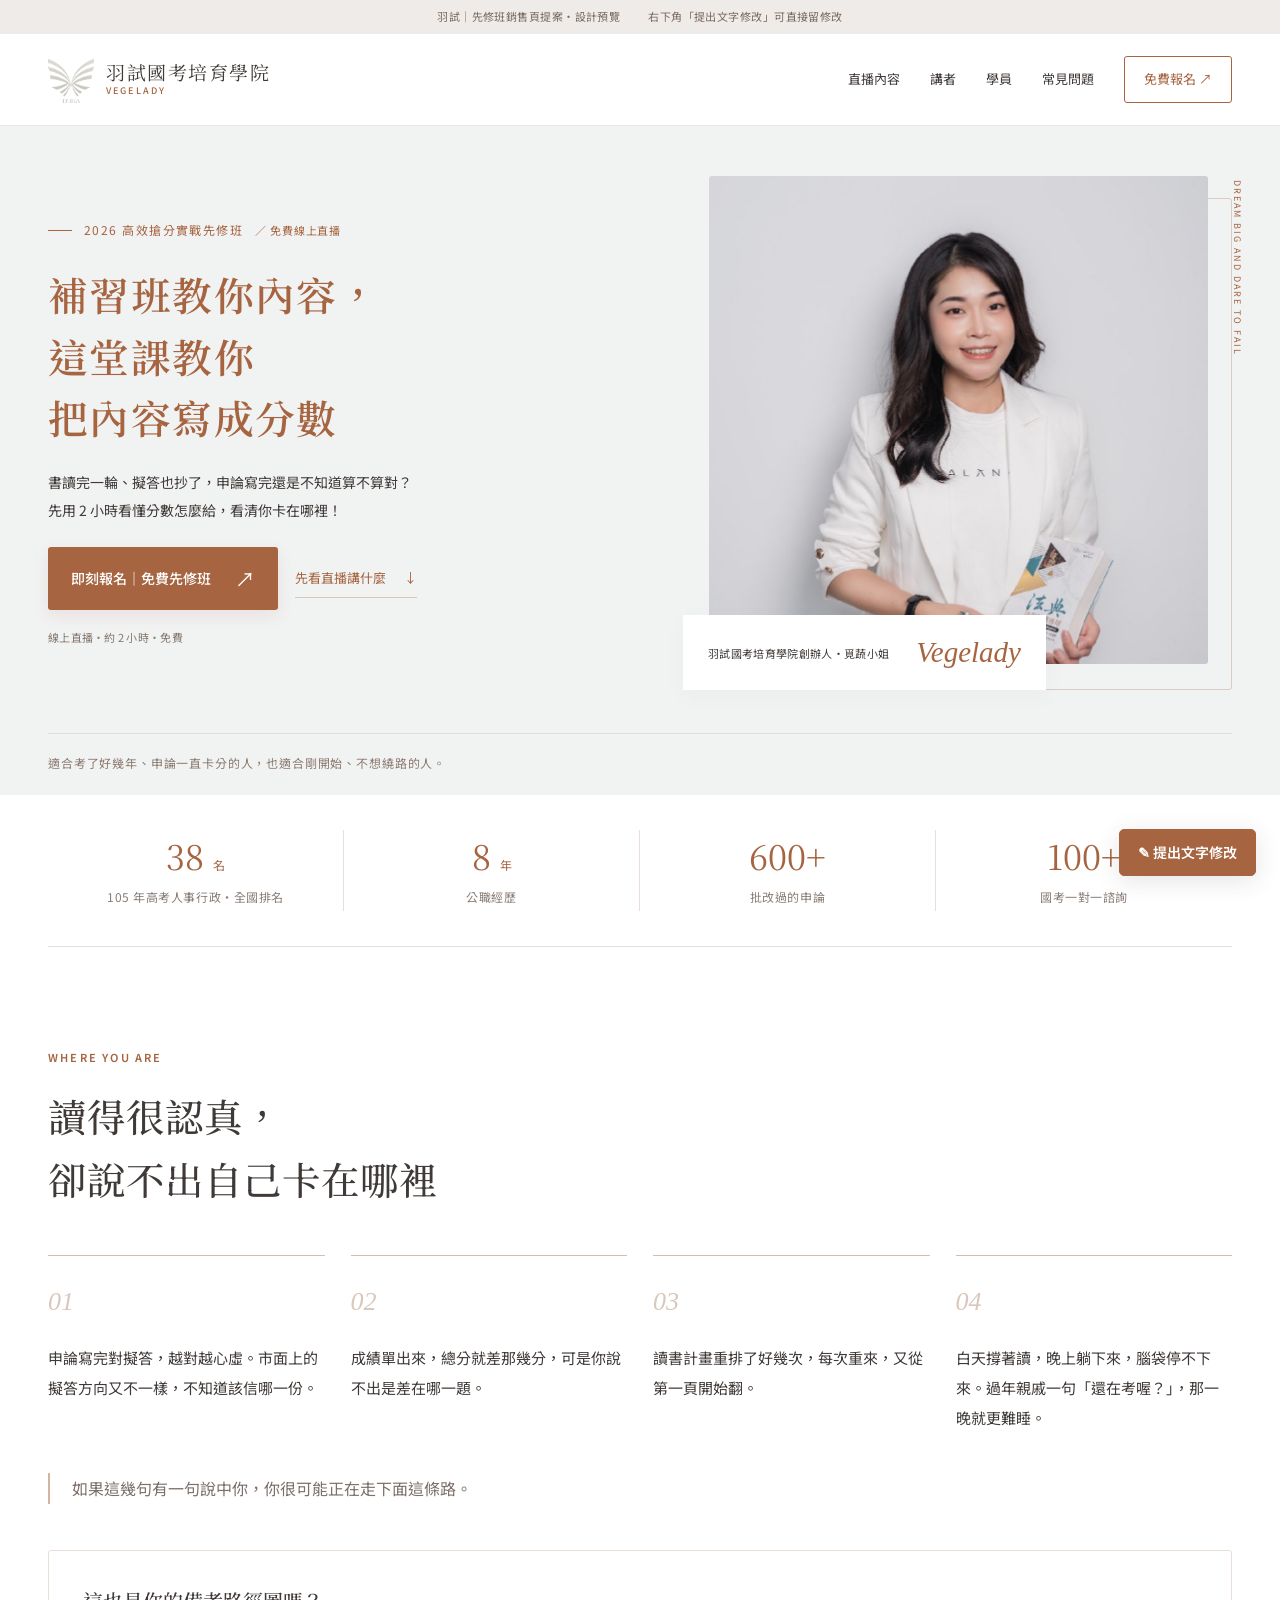
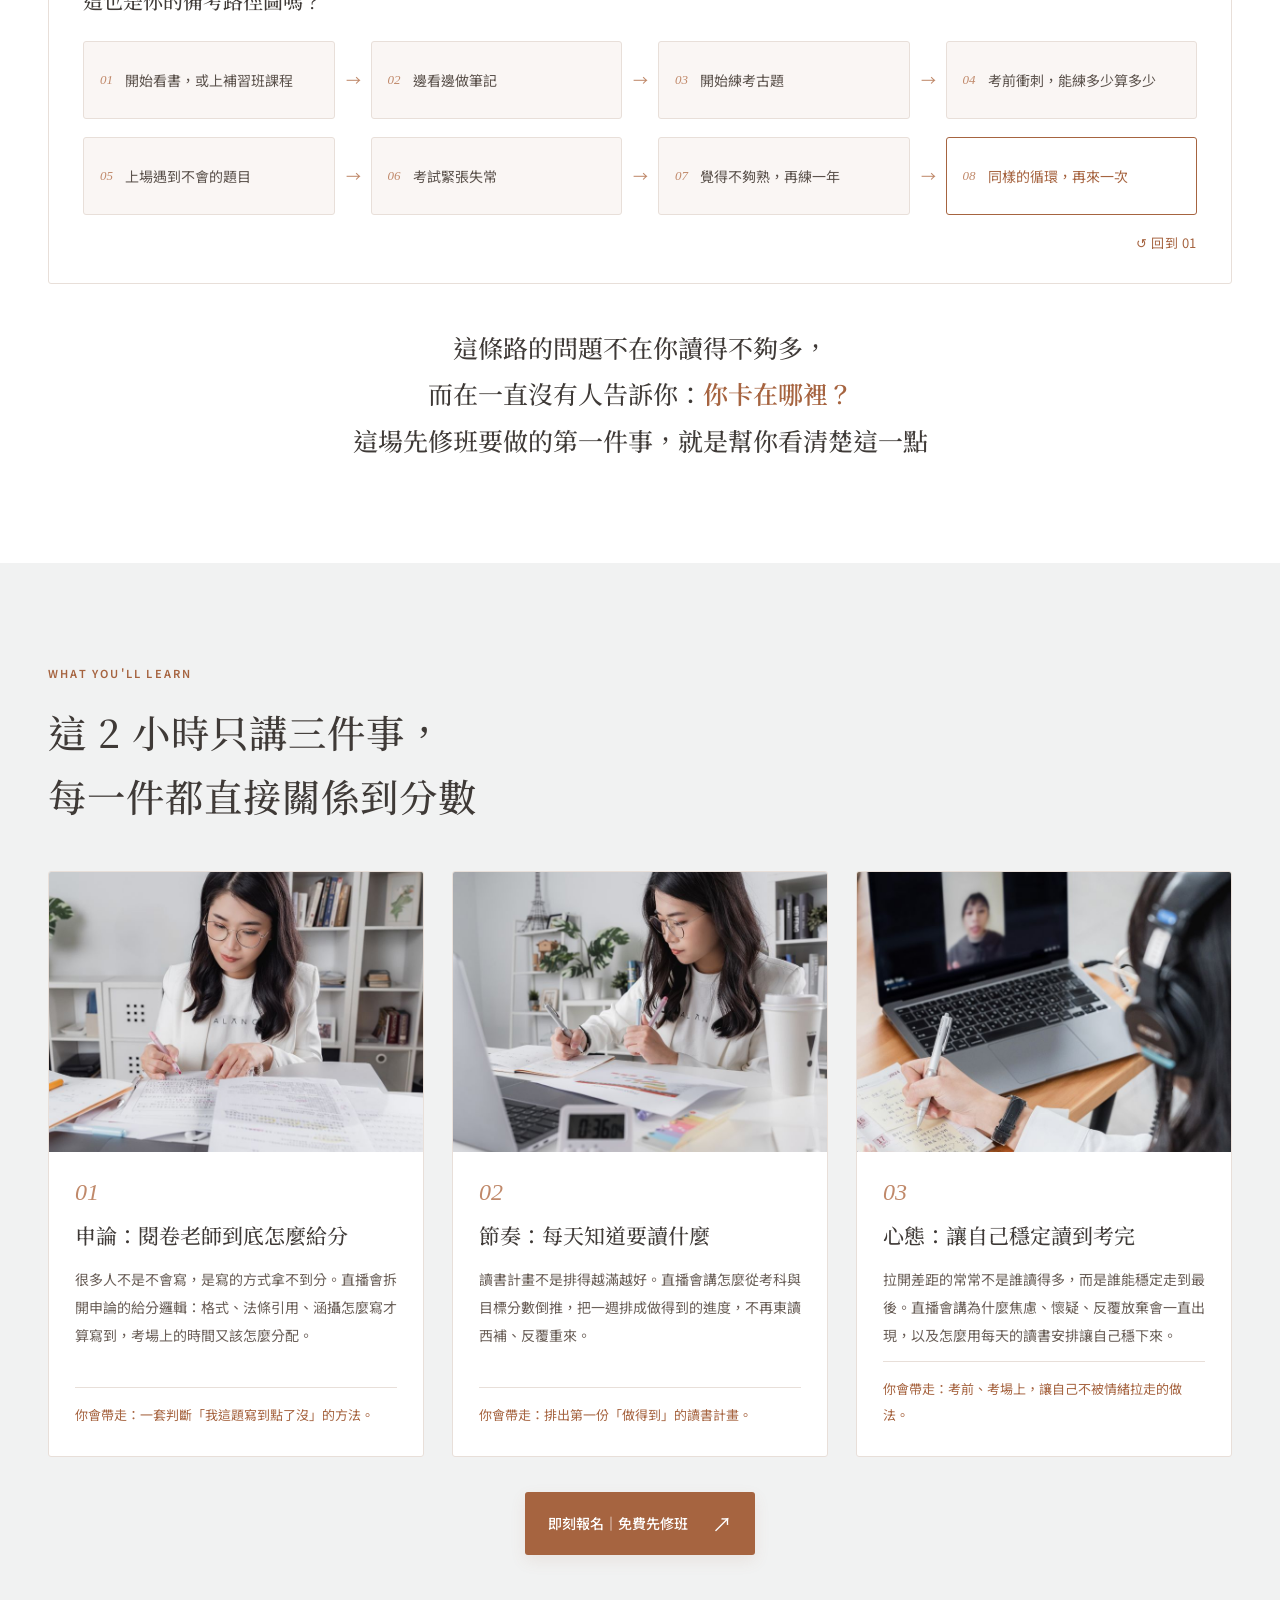
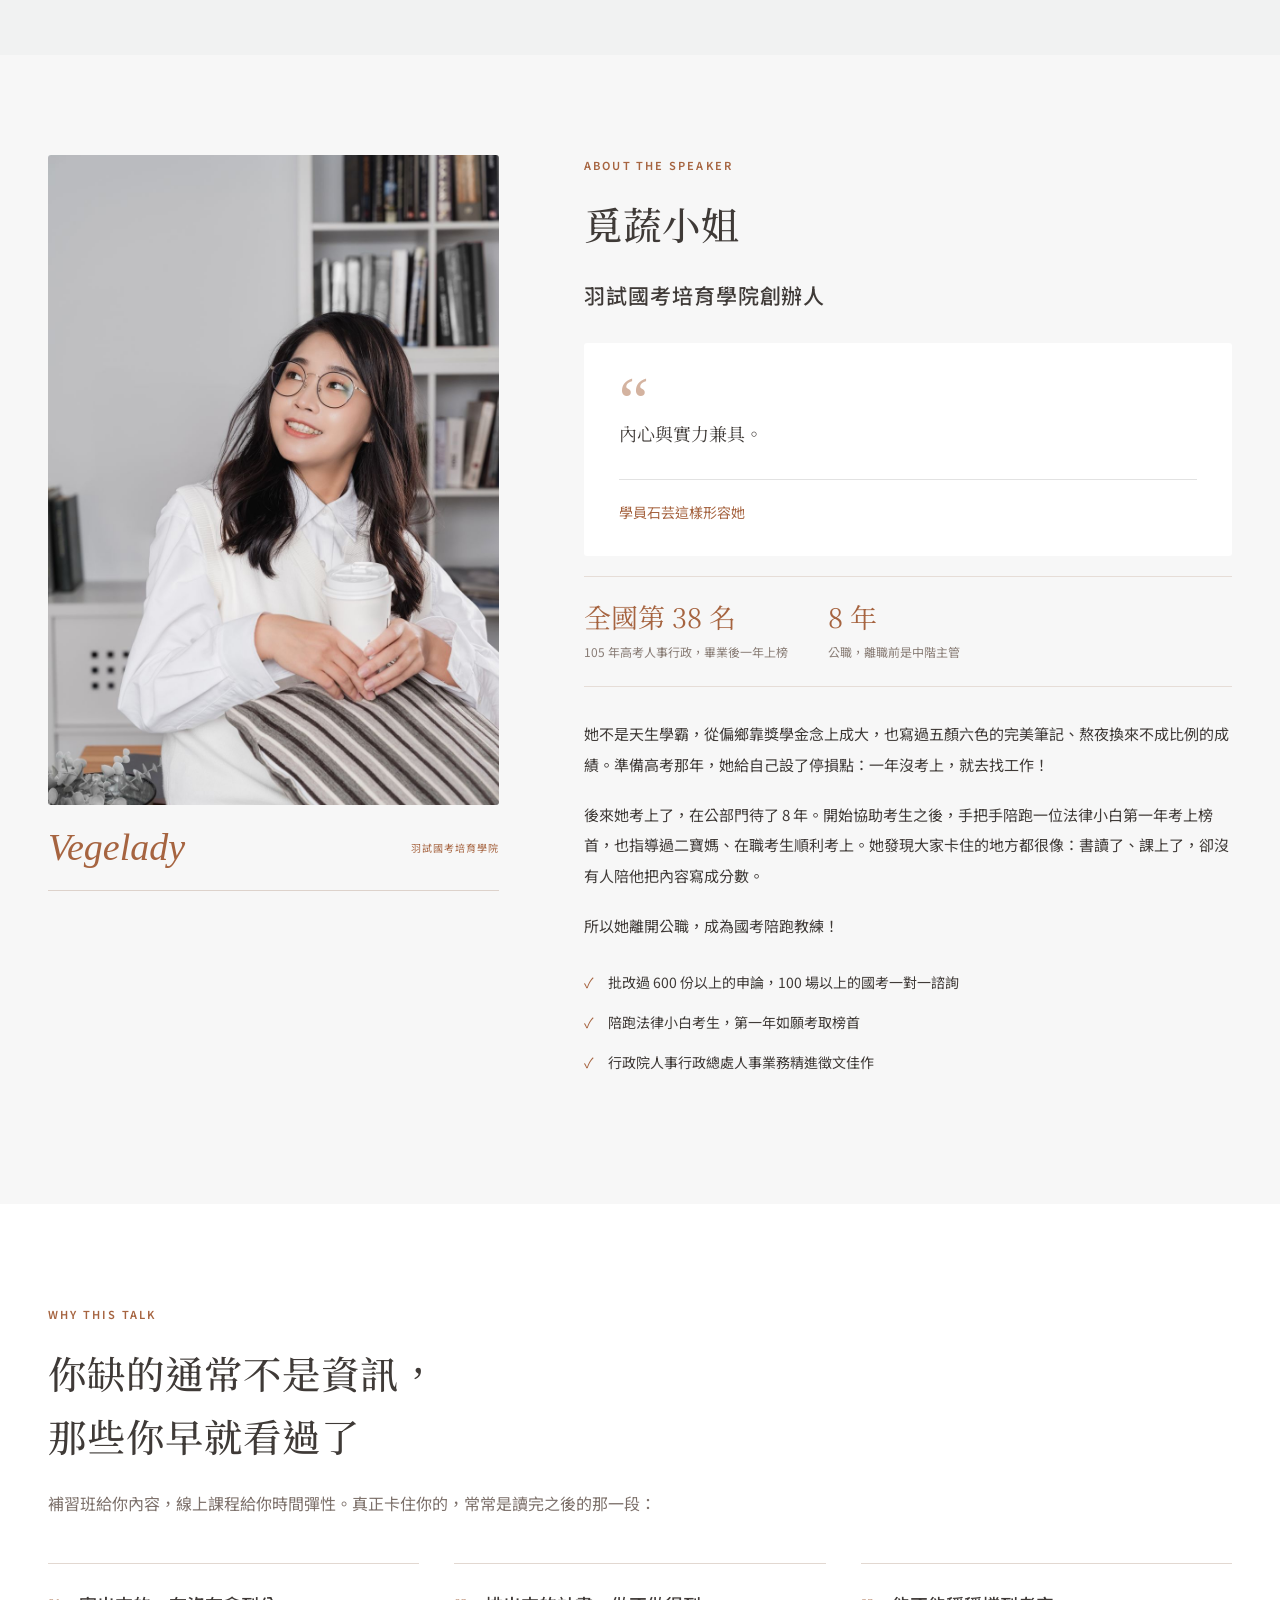
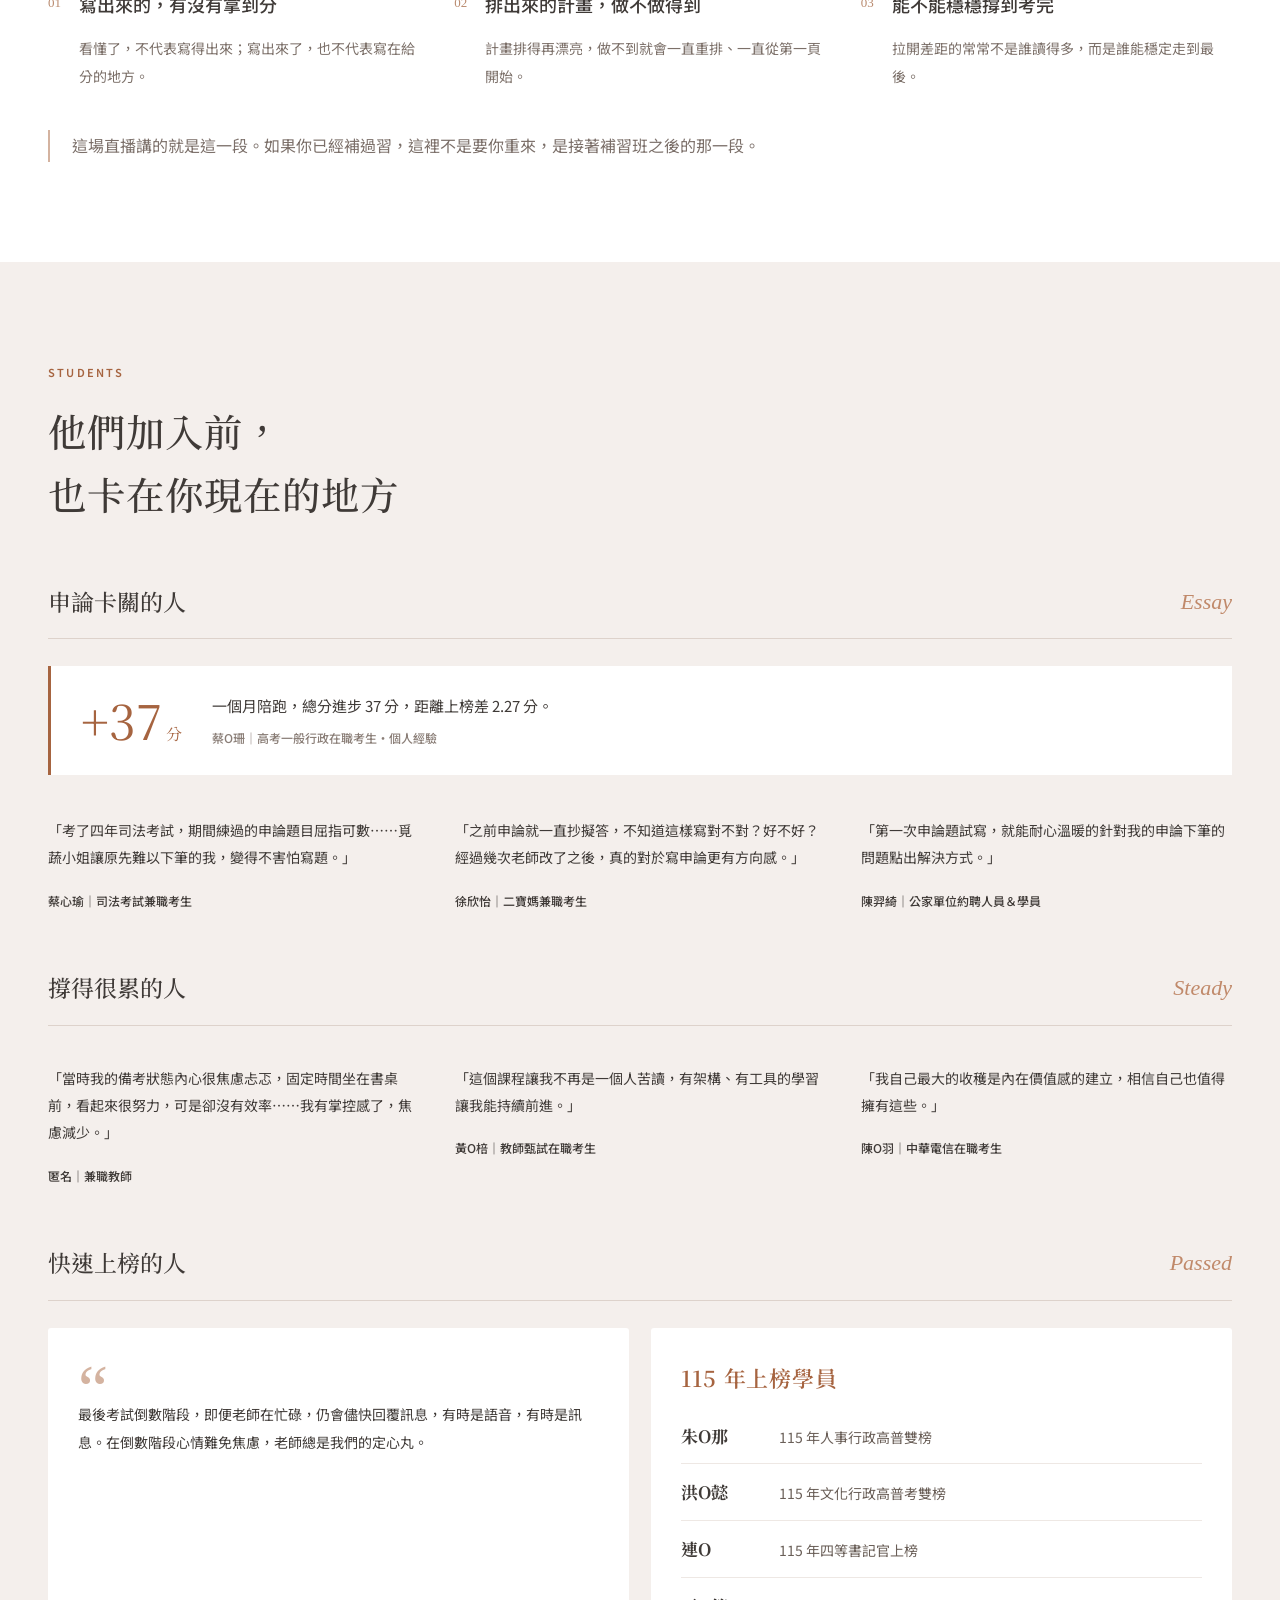
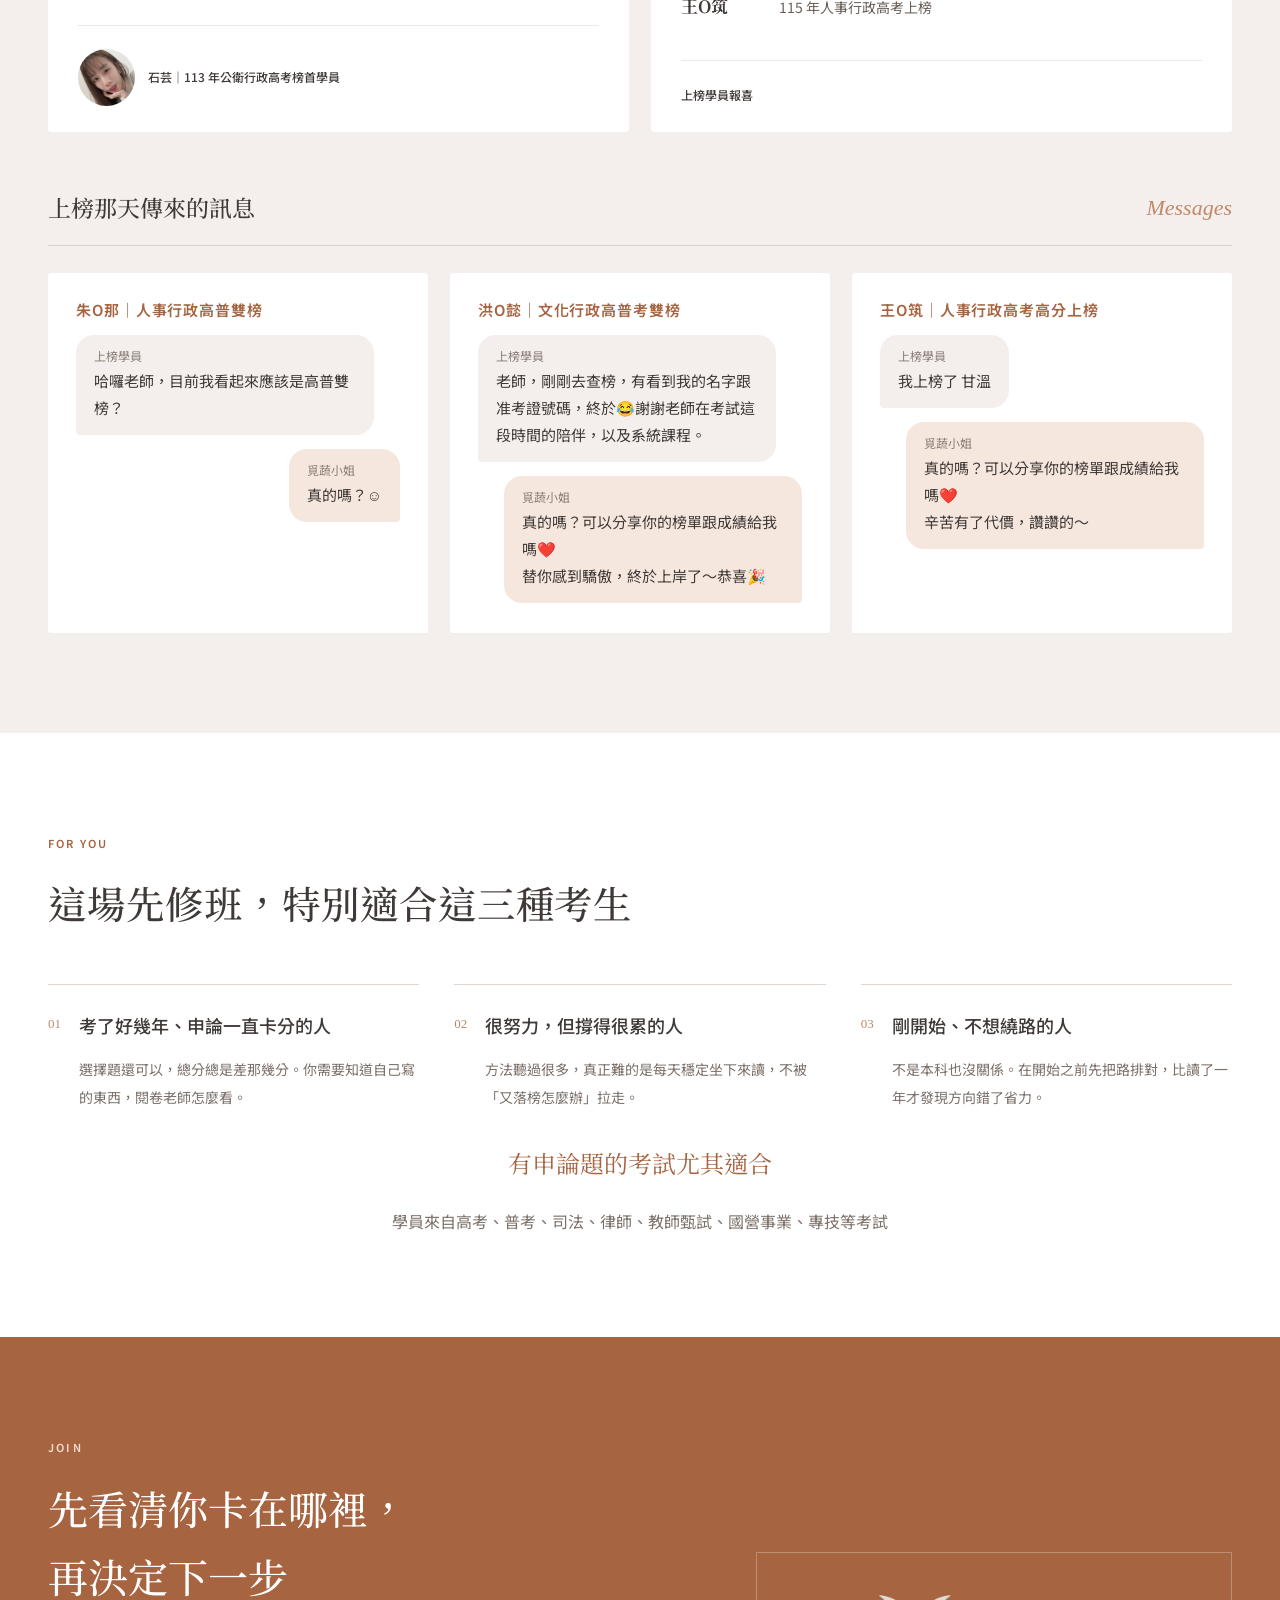
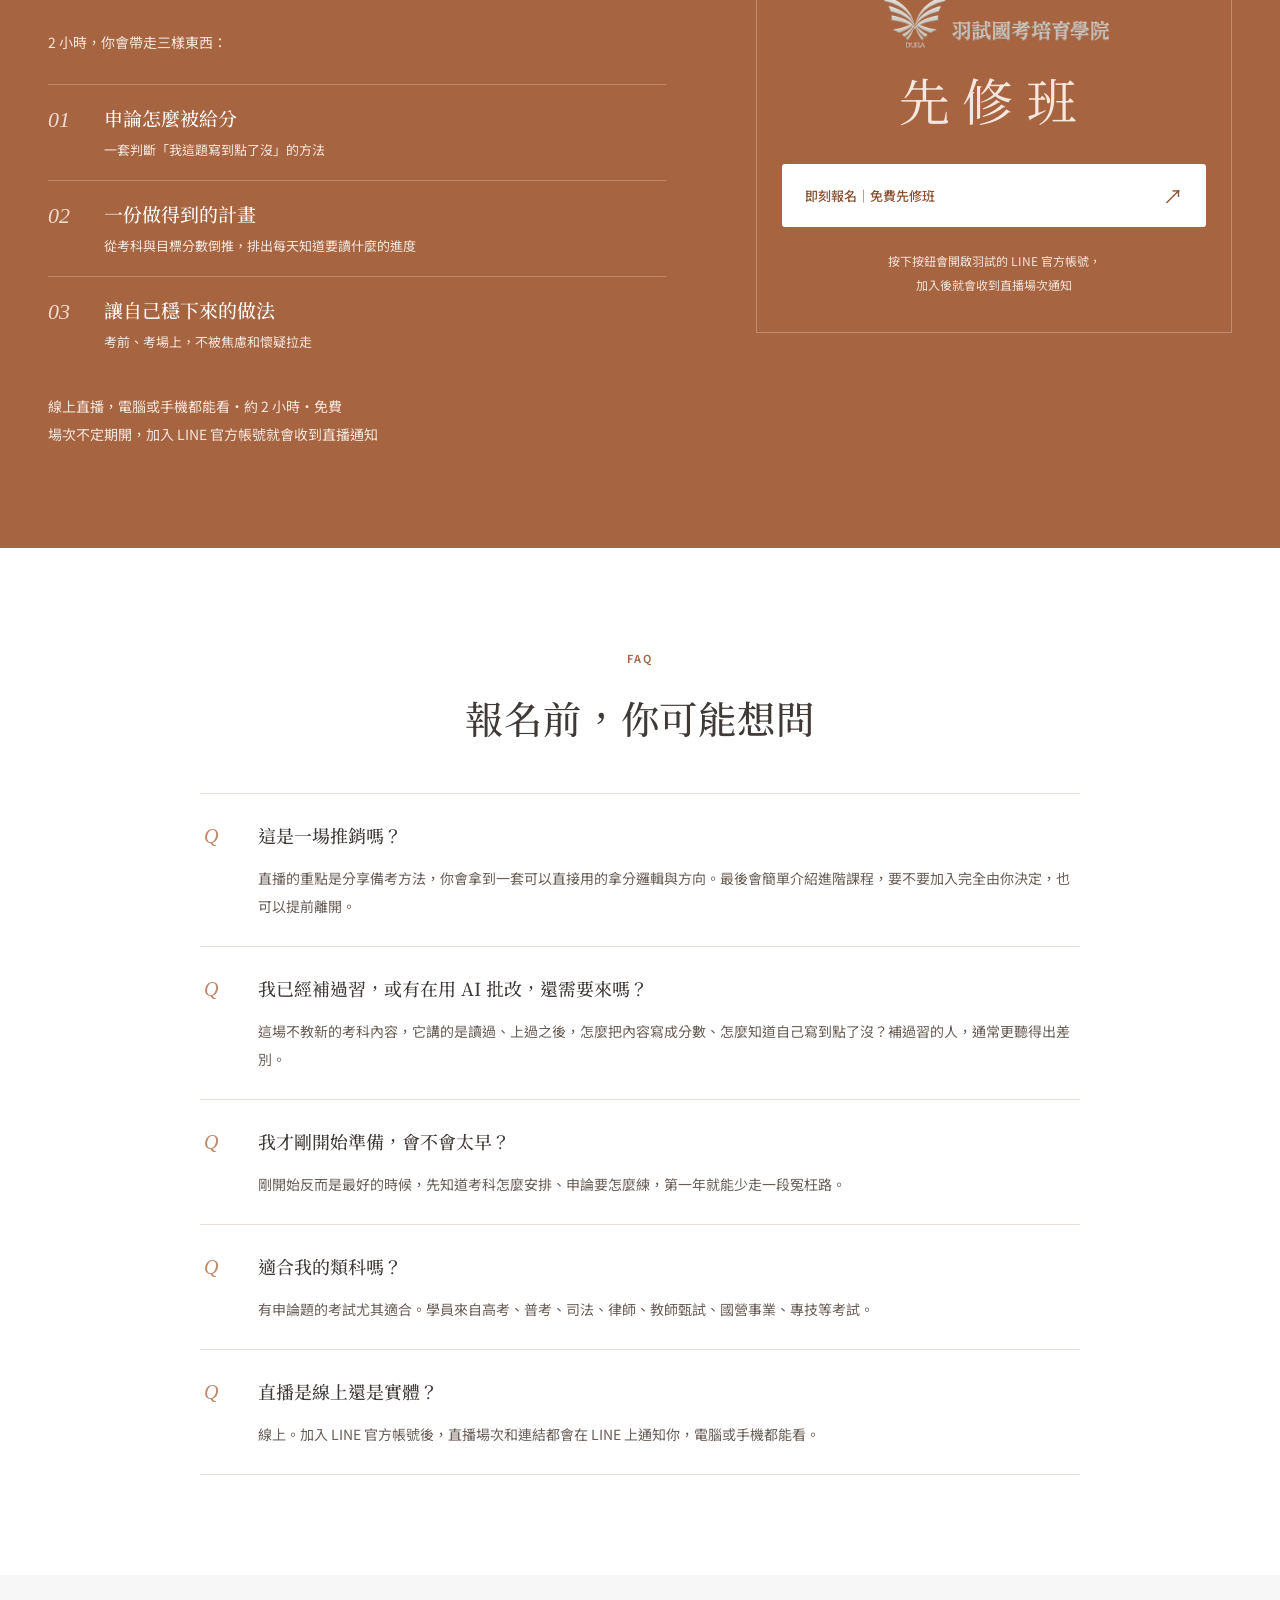
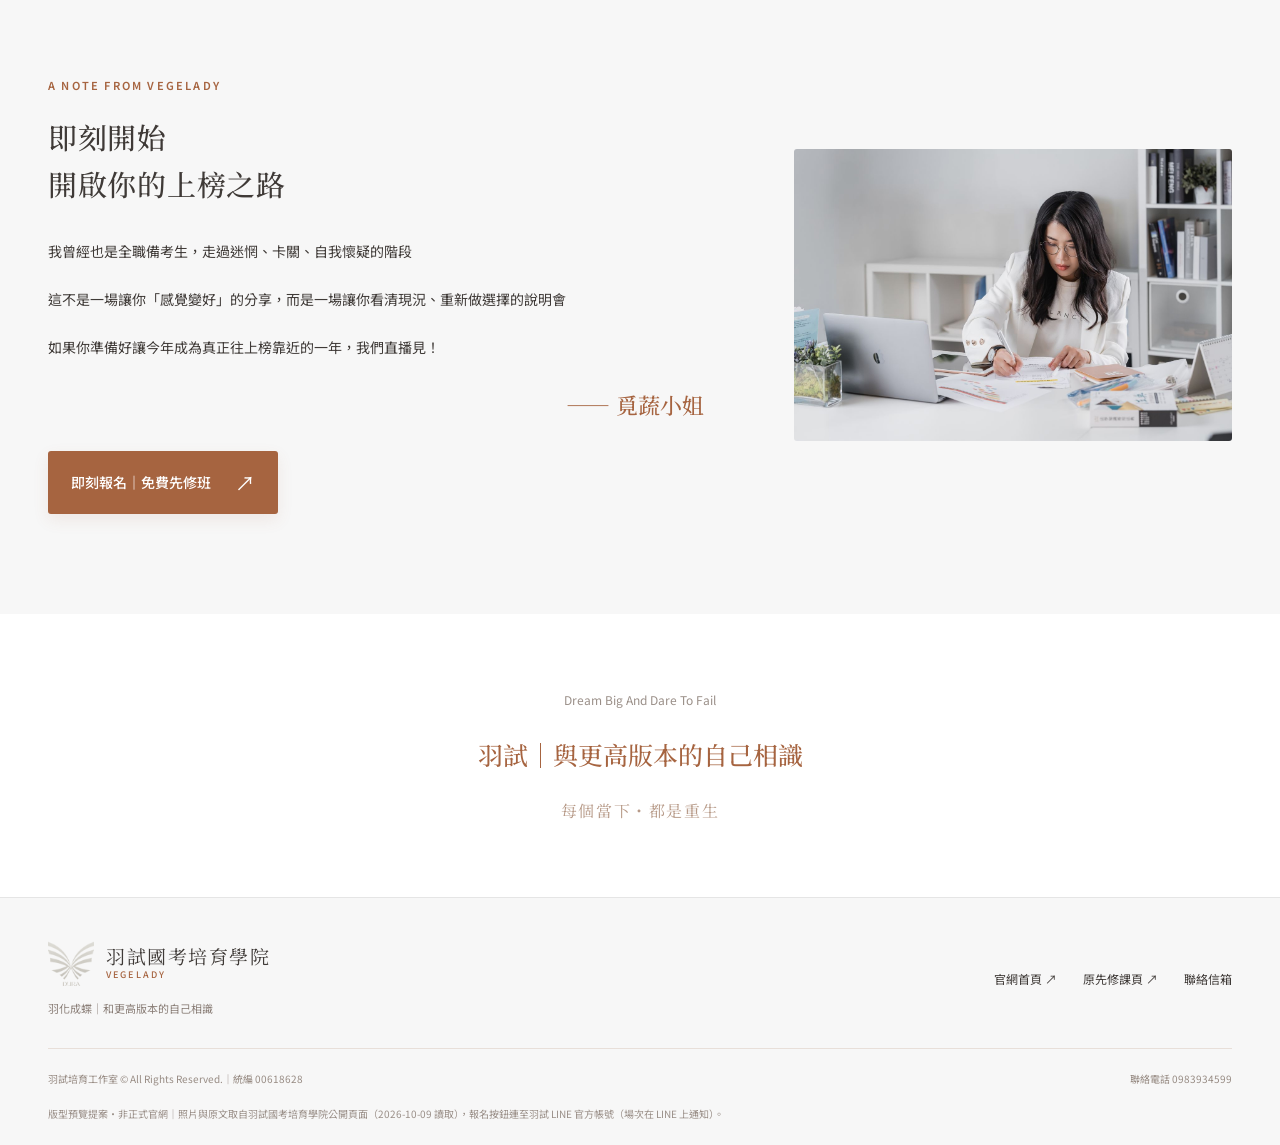
<file: index.html>
<!DOCTYPE html>
<html lang="zh-Hant"><head><meta charset="utf-8"><meta name="viewport" content="width=device-width,initial-scale=1"><meta name="robots" content="noindex,nofollow"><meta name="description" content="羽試國考培育學院免費先修班銷售頁排版預覽。"><meta name="theme-color" content="#a66440"><title>羽試・2026 高效搶分實戰先修班｜銷售頁預覽</title><link rel="preconnect" href="https://fonts.googleapis.com"><link rel="preconnect" href="https://fonts.gstatic.com" crossorigin><link href="https://fonts.googleapis.com/css2?family=Noto+Sans+TC:wght@400;500;600;700&amp;family=Noto+Serif+TC:wght@400;500;600;700&amp;display=swap" rel="stylesheet"><link rel="stylesheet" href="styles.css"><script defer src="script.js"></script><link rel="stylesheet" href="review.css"><script defer src="review-core.js"></script><script defer src="review.js"></script></head>
<body data-review-page="landing" data-review-revision="yushi-lp-2026-10-12c" data-review-title="羽試 先修班銷售頁">
<a class="skip-link" href="#main">跳至主要內容</a>
<div class="preview-bar"><span>羽試｜先修班銷售頁提案・設計預覽</span><span>右下角「提出文字修改」可直接留修改</span></div>
<header class="site-header"><div class="wrap header-inner"><a class="logo" href="#main" aria-label="羽試國考培育學院 回到頁首"><img src="assets/logo-mark.png" alt="" width="46" height="46"><span class="logo-text">羽試國考培育學院<small>VEGELADY</small></span></a><button class="menu-toggle" aria-controls="main-nav" aria-expanded="false" aria-label="開啟導覽選單">選單 <span aria-hidden="true">☰</span></button><nav class="main-nav" id="main-nav" aria-label="主要導覽"><a href="#learn" data-copy-id="copy-001" data-copy-label="導覽與頁尾">直播內容</a><a href="#speaker" data-copy-id="copy-002" data-copy-label="導覽與頁尾">講者</a><a href="#students" data-copy-id="copy-003" data-copy-label="導覽與頁尾">學員</a><a href="#faq" data-copy-id="copy-004" data-copy-label="導覽與頁尾">常見問題</a><a class="nav-cta" href="#signup" data-copy-id="copy-005" data-copy-label="導覽與頁尾">免費報名 <span aria-hidden="true">↗</span></a></nav></div></header>
<main id="main">

<section class="hero hero-b">
  <div class="wrap hero-grid">
    <div class="hero-copy">
      <p class="hero-kicker" data-copy-id="copy-006" data-copy-label="第一屏">2026 高效搶分實戰先修班 <span>／ 免費線上直播</span></p>
      <h1 class="hero-title hero-title--long" data-copy-id="copy-007" data-copy-label="第一屏">補習班教你內容，<br>這堂課教你<br>把內容寫成分數</h1>
      <p class="hero-description" data-copy-id="copy-008" data-copy-label="第一屏">書讀完一輪、擬答也抄了，申論寫完還是不知道算不算對？<br>先用 2 小時看懂分數怎麼給，<span class="nowrap">看清你卡在哪裡！</span></p>
      <div class="hero-actions">
        <a class="button button-primary" href="https://lin.ee/fqVra6s" target="_blank" rel="noopener noreferrer" data-copy-id="copy-009" data-copy-label="第一屏">即刻報名｜免費先修班<span aria-hidden="true">↗</span></a>
        <a class="text-link" href="#learn" data-copy-id="copy-010" data-copy-label="第一屏">先看直播講什麼 <span aria-hidden="true">↓</span></a>
      </div>
      <p class="hero-meta" data-copy-id="copy-011" data-copy-label="第一屏">線上直播・約 2 小時・免費</p>
    </div>
    <figure class="hero-visual">
      <img class="hero-photo" src="assets/hero-portrait.jpg" alt="覓蔬小姐穿白色西裝，手持書本微笑" loading="eager" decoding="async" fetchpriority="high" style="object-position:center 28%">
      <figcaption class="photo-caption" data-copy-id="copy-012" data-copy-label="第一屏"><span>羽試國考培育學院創辦人・覓蔬小姐</span><strong>Vegelady</strong></figcaption>
      <span class="hero-note" aria-hidden="true">DREAM BIG AND DARE TO FAIL</span>
    </figure>
  </div>
  <p class="hero-footnote wrap" data-copy-id="copy-013" data-copy-label="第一屏">適合考了好幾年、申論一直卡分的人，也適合剛開始、不想繞路的人。</p>
</section>

<div class="facts wrap">
  <div class="fact"><span class="fact-value" data-copy-id="copy-014" data-copy-label="講者數字">38 <small>名</small></span><span class="fact-label" data-copy-id="copy-015" data-copy-label="講者數字">105 年高考人事行政・全國排名</span></div>
  <div class="fact"><span class="fact-value" data-copy-id="copy-016" data-copy-label="講者數字">8 <small>年</small></span><span class="fact-label" data-copy-id="copy-017" data-copy-label="講者數字">公職經歷</span></div>
  <div class="fact"><span class="fact-value" data-copy-id="copy-018" data-copy-label="講者數字">600+</span><span class="fact-label" data-copy-id="copy-019" data-copy-label="講者數字">批改過的申論</span></div>
  <div class="fact"><span class="fact-value" data-copy-id="copy-020" data-copy-label="講者數字">100+</span><span class="fact-label" data-copy-id="copy-021" data-copy-label="講者數字">國考一對一諮詢</span></div>
</div>

<section class="section pain">
  <div class="wrap">
    <div class="section-head">
      <p class="eyebrow">WHERE YOU ARE</p>
      <h2 class="section-title" data-copy-id="copy-022" data-copy-label="你是不是也這樣">讀得很認真，<br>卻說不出自己卡在哪裡</h2>
    </div>
    <div class="pain-grid">
      <article class="pain-card"><span class="card-index">01</span><p data-copy-id="copy-023" data-copy-label="你是不是也這樣">申論寫完對擬答，越對越心虛。市面上的擬答方向又不一樣，不知道該信哪一份。</p></article>
      <article class="pain-card"><span class="card-index">02</span><p data-copy-id="copy-024" data-copy-label="你是不是也這樣">成績單出來，總分就差那幾分，可是你說不出是差在哪一題。</p></article>
      <article class="pain-card"><span class="card-index">03</span><p data-copy-id="copy-025" data-copy-label="你是不是也這樣">讀書計畫重排了好幾次，每次重來，又從第一頁開始翻。</p></article>
      <article class="pain-card"><span class="card-index">04</span><p data-copy-id="copy-026" data-copy-label="你是不是也這樣">白天撐著讀，晚上躺下來，腦袋停不下來。過年親戚一句「還在考喔？」，那一晚就更難睡。</p></article>
    </div>
    <p class="section-intro closing-copy" data-copy-id="copy-027" data-copy-label="你是不是也這樣">如果這幾句有一句說中你，你很可能正在走下面這條路。</p>
    <div class="path">
      <h3 class="path-title" data-copy-id="copy-028" data-copy-label="你是不是也這樣">這也是你的備考路徑圖嗎？</h3>
      <ol class="path-flow">
        <li data-copy-id="copy-029" data-copy-label="你是不是也這樣">開始看書，或上補習班課程</li>
        <li data-copy-id="copy-030" data-copy-label="你是不是也這樣">邊看邊做筆記</li>
        <li data-copy-id="copy-031" data-copy-label="你是不是也這樣">開始練考古題</li>
        <li data-copy-id="copy-032" data-copy-label="你是不是也這樣">考前衝刺，能練多少算多少</li>
        <li data-copy-id="copy-033" data-copy-label="你是不是也這樣">上場遇到不會的題目</li>
        <li data-copy-id="copy-034" data-copy-label="你是不是也這樣">考試緊張失常</li>
        <li data-copy-id="copy-035" data-copy-label="你是不是也這樣">覺得不夠熟，再練一年</li>
        <li data-copy-id="copy-036" data-copy-label="你是不是也這樣">同樣的循環，再來一次</li>
      </ol>
      <p class="path-loop" aria-hidden="true">↺ 回到 01</p>
    </div>
    <p class="path-end" data-copy-id="copy-037" data-copy-label="你是不是也這樣">這條路的問題不在你讀得不夠多，<br>而在一直沒有人告訴你：<strong>你卡在哪裡？</strong><br>這場先修班要做的第一件事，就是幫你看清楚這一點</p>
  </div>
</section>

<section class="section course" id="learn">
  <div class="wrap">
    <div class="section-head">
      <p class="eyebrow">WHAT YOU'LL LEARN</p>
      <h2 class="section-title" data-copy-id="copy-038" data-copy-label="直播三件事">這 2 小時只講三件事，<br>每一件都直接關係到分數</h2>
    </div>
    <div class="key-grid">
      <article class="key-card">
        <img src="assets/key-essay.jpg" alt="覓蔬小姐在書桌前批改手寫申論" loading="lazy" decoding="async">
        <div class="key-body">
          <span class="key-num">01</span>
          <h3 data-copy-id="copy-039" data-copy-label="直播三件事">申論：閱卷老師到底怎麼給分</h3>
          <p data-copy-id="copy-040" data-copy-label="直播三件事">很多人不是不會寫，是寫的方式拿不到分。直播會拆開申論的給分邏輯：格式、法條引用、涵攝怎麼寫才算寫到，考場上的時間又該怎麼分配。</p>
          <p class="key-take" data-copy-id="copy-041" data-copy-label="直播三件事">你會帶走：一套判斷「我這題寫到點了沒」的方法。</p>
        </div>
      </article>
      <article class="key-card">
        <img src="assets/key-plan.jpg" alt="書桌上的計時器、筆記與讀書計畫" loading="lazy" decoding="async">
        <div class="key-body">
          <span class="key-num">02</span>
          <h3 data-copy-id="copy-042" data-copy-label="直播三件事">節奏：每天知道要讀什麼</h3>
          <p data-copy-id="copy-043" data-copy-label="直播三件事">讀書計畫不是排得越滿越好。直播會講怎麼從考科與目標分數倒推，把一週排成做得到的進度，不再東讀西補、反覆重來。</p>
          <p class="key-take" data-copy-id="copy-044" data-copy-label="直播三件事">你會帶走：排出第一份「做得到」的讀書計畫。</p>
        </div>
      </article>
      <article class="key-card">
        <img src="assets/key-mind.jpg" alt="覓蔬小姐戴耳機與考生線上討論並做筆記" loading="lazy" decoding="async">
        <div class="key-body">
          <span class="key-num">03</span>
          <h3 data-copy-id="copy-045" data-copy-label="直播三件事">心態：讓自己穩定讀到考完</h3>
          <p data-copy-id="copy-046" data-copy-label="直播三件事">拉開差距的常常不是誰讀得多，而是誰能穩定走到最後。直播會講為什麼焦慮、懷疑、反覆放棄會一直出現，以及怎麼用每天的讀書安排讓自己穩下來。</p>
          <p class="key-take" data-copy-id="copy-047" data-copy-label="直播三件事">你會帶走：考前、考場上，讓自己不被情緒拉走的做法。</p>
        </div>
      </article>
    </div>
    <div class="section-action"><a class="button button-primary" href="https://lin.ee/fqVra6s" target="_blank" rel="noopener noreferrer" data-copy-id="copy-048" data-copy-label="直播三件事">即刻報名｜免費先修班<span aria-hidden="true">↗</span></a></div>
  </div>
</section>

<section class="section lecturer" id="speaker">
  <div class="wrap lecturer-grid">
    <figure class="lecturer-visual">
      <img src="assets/lecturer-portrait.jpg" alt="覓蔬小姐坐在書櫃前，手捧咖啡微笑" loading="lazy" decoding="async">
      <figcaption class="signature">Vegelady <span>羽試國考培育學院</span></figcaption>
    </figure>
    <div class="lecturer-copy">
      <div class="section-head">
        <p class="eyebrow">ABOUT THE SPEAKER</p>
        <h2 class="section-title" data-copy-id="copy-049" data-copy-label="講者">覓蔬小姐<br><span class="lecturer-name">羽試國考培育學院創辦人</span></h2>
      </div>
      <div class="course-note">
        <span class="quote-mark" aria-hidden="true">“</span>
        <p data-copy-id="copy-050" data-copy-label="講者">內心與實力兼具。</p>
        <div class="course-outline"><span data-copy-id="copy-051" data-copy-label="講者">學員石芸這樣形容她</span></div>
      </div>
      <div class="credentials">
        <div class="credential"><strong data-copy-id="copy-052" data-copy-label="講者">全國第 38 名</strong><span data-copy-id="copy-053" data-copy-label="講者">105 年高考人事行政，畢業後一年上榜</span></div>
        <div class="credential"><strong data-copy-id="copy-054" data-copy-label="講者">8 年</strong><span data-copy-id="copy-055" data-copy-label="講者">公職，離職前是中階主管</span></div>
      </div>
      <div class="prose">
        <p data-copy-id="copy-056" data-copy-label="講者">她不是天生學霸，從偏鄉靠獎學金念上成大，也寫過五顏六色的完美筆記、熬夜換來不成比例的成績。準備高考那年，她給自己設了停損點：一年沒考上，就去找工作！</p>
        <p data-copy-id="copy-057" data-copy-label="講者">後來她考上了，在公部門待了 8 年。開始協助考生之後，手把手陪跑一位法律小白第一年考上榜首，也指導過二寶媽、在職考生順利考上。她發現大家卡住的地方都很像：書讀了、課上了，卻沒有人陪他把內容寫成分數。</p>
        <p data-copy-id="copy-058" data-copy-label="講者">所以她離開公職，成為國考陪跑教練！</p>
      </div>
      <ul class="check-list">
        <li data-copy-id="copy-059" data-copy-label="講者">批改過 600 份以上的申論，100 場以上的國考一對一諮詢</li>
        <li data-copy-id="copy-060" data-copy-label="講者">陪跑法律小白考生，第一年如願考取榜首</li>
        <li data-copy-id="copy-061" data-copy-label="講者">行政院人事行政總處人事業務精進徵文佳作</li>
      </ul>
    </div>
  </div>
</section>

<section class="section framework">
  <div class="wrap">
    <div class="section-head">
      <p class="eyebrow">WHY THIS TALK</p>
      <h2 class="section-title" data-copy-id="copy-062" data-copy-label="為什麼在這裡">你缺的通常不是資訊，<br>那些你早就看過了</h2>
      <p class="section-intro" data-copy-id="copy-063" data-copy-label="為什麼在這裡">補習班給你內容，線上課程給你時間彈性。真正卡住你的，常常是讀完之後的那一段：</p>
    </div>
    <div class="feature-list">
      <article class="feature-item"><span class="feature-number">01</span><div><h3 data-copy-id="copy-064" data-copy-label="為什麼在這裡">寫出來的，有沒有拿到分</h3><p data-copy-id="copy-065" data-copy-label="為什麼在這裡">看懂了，不代表寫得出來；寫出來了，也不代表寫在給分的地方。</p></div></article>
      <article class="feature-item"><span class="feature-number">02</span><div><h3 data-copy-id="copy-066" data-copy-label="為什麼在這裡">排出來的計畫，做不做得到</h3><p data-copy-id="copy-067" data-copy-label="為什麼在這裡">計畫排得再漂亮，做不到就會一直重排、一直從第一頁開始。</p></div></article>
      <article class="feature-item"><span class="feature-number">03</span><div><h3 data-copy-id="copy-068" data-copy-label="為什麼在這裡">能不能穩穩撐到考完</h3><p data-copy-id="copy-069" data-copy-label="為什麼在這裡">拉開差距的常常不是誰讀得多，而是誰能穩定走到最後。</p></div></article>
    </div>
    <p class="section-intro closing-copy" data-copy-id="copy-070" data-copy-label="為什麼在這裡">這場直播講的就是這一段。如果你已經補過習，這裡不是要你重來，是接著補習班之後的那一段。</p>
  </div>
</section>

<section class="section reviews" id="students">
  <div class="wrap">
    <div class="section-head">
      <p class="eyebrow">STUDENTS</p>
      <h2 class="section-title" data-copy-id="copy-071" data-copy-label="學員">他們加入前，<br>也卡在你現在的地方</h2>
    </div>

    <div class="student-heading"><h3 data-copy-id="copy-072" data-copy-label="學員">申論卡關的人</h3><span>Essay</span></div>
    <div class="proof-card">
      <span class="proof-num" data-copy-id="copy-073" data-copy-label="學員">+37<small>分</small></span>
      <p data-copy-id="copy-074" data-copy-label="學員">一個月陪跑，總分進步 37 分，距離上榜差 2.27 分。</p>
      <h4 data-copy-id="copy-075" data-copy-label="學員">蔡O珊｜高考一般行政在職考生・個人經驗</h4>
    </div>
    <div class="student-grid">
      <article class="student-review"><p data-copy-id="copy-076" data-copy-label="學員">「考了四年司法考試，期間練過的申論題目屈指可數……覓蔬小姐讓原先難以下筆的我，變得不害怕寫題。」</p><h4 data-copy-id="copy-077" data-copy-label="學員">蔡心瑜｜司法考試兼職考生</h4></article>
      <article class="student-review"><p data-copy-id="copy-078" data-copy-label="學員">「之前申論就一直抄擬答，不知道這樣寫對不對？好不好？經過幾次老師改了之後，真的對於寫申論更有方向感。」</p><h4 data-copy-id="copy-079" data-copy-label="學員">徐欣怡｜二寶媽兼職考生</h4></article>
      <article class="student-review"><p data-copy-id="copy-080" data-copy-label="學員">「第一次申論題試寫，就能耐心溫暖的針對我的申論下筆的問題點出解決方式。」</p><h4 data-copy-id="copy-081" data-copy-label="學員">陳羿綺｜公家單位約聘人員＆學員</h4></article>
    </div>

    <div class="student-heading"><h3 data-copy-id="copy-082" data-copy-label="學員">撐得很累的人</h3><span>Steady</span></div>
    <div class="student-grid">
      <article class="student-review"><p data-copy-id="copy-083" data-copy-label="學員">「當時我的備考狀態內心很焦慮忐忑，固定時間坐在書桌前，看起來很努力，可是卻沒有效率……我有掌控感了，焦慮減少。」</p><h4 data-copy-id="copy-084" data-copy-label="學員">匿名｜兼職教師</h4></article>
      <article class="student-review"><p data-copy-id="copy-085" data-copy-label="學員">「這個課程讓我不再是一個人苦讀，有架構、有工具的學習讓我能持續前進。」</p><h4 data-copy-id="copy-086" data-copy-label="學員">黃O棓｜教師甄試在職考生</h4></article>
      <article class="student-review"><p data-copy-id="copy-087" data-copy-label="學員">「我自己最大的收穫是內在價值感的建立，相信自己也值得擁有這些。」</p><h4 data-copy-id="copy-088" data-copy-label="學員">陳O羽｜中華電信在職考生</h4></article>
    </div>

    <div class="student-heading"><h3 data-copy-id="copy-089" data-copy-label="學員">快速上榜的人</h3><span>Passed</span></div>
    <div class="review-grid two">
      <article class="review-card">
        <span class="quote-mark" aria-hidden="true">“</span>
        <div class="prose"><p data-copy-id="copy-090" data-copy-label="學員">最後考試倒數階段，即便老師在忙碌，仍會儘快回覆訊息，有時是語音，有時是訊息。在倒數階段心情難免焦慮，老師總是我們的定心丸。</p></div>
        <div class="review-person"><img class="review-avatar" src="assets/review-shiyun.jpg" alt="石芸" loading="lazy" decoding="async"><div><h3 data-copy-id="copy-091" data-copy-label="學員">石芸｜113 年公衛行政高考榜首學員</h3></div></div>
      </article>
      <article class="review-card pass-card">
        <p class="pass-year" data-copy-id="copy-092" data-copy-label="學員">115 年上榜學員</p>
        <ul class="pass-list">
          <li><strong data-copy-id="copy-093" data-copy-label="學員">朱O那</strong><span data-copy-id="copy-094" data-copy-label="學員">115 年人事行政高普雙榜</span></li>
          <li><strong data-copy-id="copy-095" data-copy-label="學員">洪O懿</strong><span data-copy-id="copy-096" data-copy-label="學員">115 年文化行政高普考雙榜</span></li>
          <li><strong data-copy-id="copy-097" data-copy-label="學員">連O</strong><span data-copy-id="copy-098" data-copy-label="學員">115 年四等書記官上榜</span></li>
          <li><strong data-copy-id="copy-099" data-copy-label="學員">王O筑</strong><span data-copy-id="copy-100" data-copy-label="學員">115 年人事行政高考上榜</span></li>
        </ul>
        <div class="review-person"><div><h3 data-copy-id="copy-101" data-copy-label="學員">上榜學員報喜</h3></div></div>
      </article>
    </div>
    <div class="student-heading"><h3 data-copy-id="copy-102" data-copy-label="學員">上榜那天傳來的訊息</h3><span>Messages</span></div>
    <div class="chat-grid three">
      <article class="chat-card">
        <p class="chat-tag" data-copy-id="copy-103" data-copy-label="學員">朱O那｜人事行政高普雙榜</p>
        <div class="bubble me"><span class="who">上榜學員</span><p data-copy-id="copy-104" data-copy-label="學員">哈囉老師，目前我看起來應該是高普雙榜？</p></div>
        <div class="bubble her"><span class="who">覓蔬小姐</span><p data-copy-id="copy-105" data-copy-label="學員">真的嗎？☺️</p></div>
      </article>
      <article class="chat-card">
        <p class="chat-tag" data-copy-id="copy-106" data-copy-label="學員">洪O懿｜文化行政高普考雙榜</p>
        <div class="bubble me"><span class="who">上榜學員</span><p data-copy-id="copy-107" data-copy-label="學員">老師，剛剛去查榜，有看到我的名字跟准考證號碼，終於😂謝謝老師在考試這段時間的陪伴，以及系統課程。</p></div>
        <div class="bubble her"><span class="who">覓蔬小姐</span><p data-copy-id="copy-108" data-copy-label="學員">真的嗎？可以分享你的榜單跟成績給我嗎❤️<br>替你感到驕傲，終於上岸了～恭喜🎉</p></div>
      </article>
      <article class="chat-card">
        <p class="chat-tag" data-copy-id="copy-109" data-copy-label="學員">王O筑｜人事行政高考高分上榜</p>
        <div class="bubble me"><span class="who">上榜學員</span><p data-copy-id="copy-110" data-copy-label="學員">我上榜了 甘溫</p></div>
        <div class="bubble her"><span class="who">覓蔬小姐</span><p data-copy-id="copy-111" data-copy-label="學員">真的嗎？可以分享你的榜單跟成績給我嗎❤️<br>辛苦有了代價，讚讚的～</p></div>
      </article>
    </div>
  </div>
</section>

<section class="section vision">
  <div class="wrap">
    <div class="section-head">
      <p class="eyebrow">FOR YOU</p>
      <h2 class="section-title" data-copy-id="copy-112" data-copy-label="適合誰">這場先修班，特別適合這三種考生</h2>
    </div>
    <div class="feature-list">
      <article class="feature-item"><span class="feature-number">01</span><div><h3 data-copy-id="copy-113" data-copy-label="適合誰">考了好幾年、申論一直卡分的人</h3><p data-copy-id="copy-114" data-copy-label="適合誰">選擇題還可以，總分總是差那幾分。你需要知道自己寫的東西，閱卷老師怎麼看。</p></div></article>
      <article class="feature-item"><span class="feature-number">02</span><div><h3 data-copy-id="copy-115" data-copy-label="適合誰">很努力，但撐得很累的人</h3><p data-copy-id="copy-116" data-copy-label="適合誰">方法聽過很多，真正難的是每天穩定坐下來讀，不被「又落榜怎麼辦」拉走。</p></div></article>
      <article class="feature-item"><span class="feature-number">03</span><div><h3 data-copy-id="copy-117" data-copy-label="適合誰">剛開始、不想繞路的人</h3><p data-copy-id="copy-118" data-copy-label="適合誰">不是本科也沒關係。在開始之前先把路排對，比讀了一年才發現方向錯了省力。</p></div></article>
    </div>
    <p class="vision-end" data-copy-id="copy-119" data-copy-label="適合誰">有申論題的考試尤其適合</p>
    <p class="section-intro" style="text-align:center;margin-inline:auto" data-copy-id="copy-120" data-copy-label="適合誰">學員來自高考、普考、司法、律師、教師甄試、國營事業、專技等考試</p>
  </div>
</section>

<section class="section signup" id="signup">
  <div class="wrap signup-inner">
    <div class="signup-copy">
      <p class="eyebrow">JOIN</p>
      <h2 data-copy-id="copy-121" data-copy-label="報名">先看清你卡在哪裡，<br>再決定下一步</h2>
      <p data-copy-id="copy-122" data-copy-label="報名">2 小時，你會帶走三樣東西：</p>
      <ol class="get-list">
        <li><strong data-copy-id="copy-123" data-copy-label="報名">申論怎麼被給分</strong><span data-copy-id="copy-124" data-copy-label="報名">一套判斷「我這題寫到點了沒」的方法</span></li>
        <li><strong data-copy-id="copy-125" data-copy-label="報名">一份做得到的計畫</strong><span data-copy-id="copy-126" data-copy-label="報名">從考科與目標分數倒推，排出每天知道要讀什麼的進度</span></li>
        <li><strong data-copy-id="copy-127" data-copy-label="報名">讓自己穩下來的做法</strong><span data-copy-id="copy-128" data-copy-label="報名">考前、考場上，不被焦慮和懷疑拉走</span></li>
      </ol>
      <p class="signup-facts"><span data-copy-id="copy-129" data-copy-label="報名">線上直播，電腦或手機都能看・約 2 小時・免費</span><br><span data-copy-id="copy-130" data-copy-label="報名">場次不定期開，加入 LINE 官方帳號就會收到直播通知</span></p>
    </div>
    <div class="signup-details">
      <img class="signup-logo" src="assets/logo-wordmark.png" alt="羽試國考培育學院" width="230" loading="lazy" decoding="async">
      <span class="signup-mark" data-copy-id="copy-131" data-copy-label="報名">先修班</span>
      <a class="button button-light" href="https://lin.ee/fqVra6s" target="_blank" rel="noopener noreferrer" data-copy-id="copy-132" data-copy-label="報名">即刻報名｜免費先修班<span aria-hidden="true">↗</span></a>
      <p data-copy-id="copy-133" data-copy-label="報名">按下按鈕會開啟羽試的 LINE 官方帳號，<br>加入後就會收到直播場次通知</p>
    </div>
  </div>
</section>

<section class="section" id="faq">
  <div class="wrap">
    <div class="section-head" style="text-align:center">
      <p class="eyebrow">FAQ</p>
      <h2 class="section-title" data-copy-id="copy-134" data-copy-label="常見問題">報名前，你可能想問</h2>
    </div>
    <div class="faq-list">
      <div class="faq-item"><span class="faq-q-mark" aria-hidden="true">Q</span><h3 data-copy-id="copy-135" data-copy-label="常見問題">這是一場推銷嗎？</h3><p data-copy-id="copy-136" data-copy-label="常見問題">直播的重點是分享備考方法，你會拿到一套可以直接用的拿分邏輯與方向。最後會簡單介紹進階課程，要不要加入完全由你決定，也可以提前離開。</p></div>
      <div class="faq-item"><span class="faq-q-mark" aria-hidden="true">Q</span><h3 data-copy-id="copy-137" data-copy-label="常見問題">我已經補過習，或有在用 AI 批改，還需要來嗎？</h3><p data-copy-id="copy-138" data-copy-label="常見問題">這場不教新的考科內容，它講的是讀過、上過之後，怎麼把內容寫成分數、怎麼知道自己寫到點了沒？補過習的人，通常更聽得出差別。</p></div>
      <div class="faq-item"><span class="faq-q-mark" aria-hidden="true">Q</span><h3 data-copy-id="copy-139" data-copy-label="常見問題">我才剛開始準備，會不會太早？</h3><p data-copy-id="copy-140" data-copy-label="常見問題">剛開始反而是最好的時候，先知道考科怎麼安排、申論要怎麼練，第一年就能少走一段冤枉路。</p></div>
      <div class="faq-item"><span class="faq-q-mark" aria-hidden="true">Q</span><h3 data-copy-id="copy-141" data-copy-label="常見問題">適合我的類科嗎？</h3><p data-copy-id="copy-142" data-copy-label="常見問題">有申論題的考試尤其適合。學員來自高考、普考、司法、律師、教師甄試、國營事業、專技等考試。</p></div>
      <div class="faq-item"><span class="faq-q-mark" aria-hidden="true">Q</span><h3 data-copy-id="copy-143" data-copy-label="常見問題">直播是線上還是實體？</h3><p data-copy-id="copy-144" data-copy-label="常見問題">線上。加入 LINE 官方帳號後，直播場次和連結都會在 LINE 上通知你，電腦或手機都能看。</p></div>
    </div>
  </div>
</section>

<section class="section story">
  <div class="wrap story-grid">
    <div class="story-copy">
      <div class="section-head">
        <p class="eyebrow">A NOTE FROM VEGELADY</p>
        <h2 class="section-title" data-copy-id="copy-145" data-copy-label="覓蔬小姐的邀請">即刻開始<br>開啟你的上榜之路</h2>
      </div>
      <div class="prose">
        <p data-copy-id="copy-146" data-copy-label="覓蔬小姐的邀請">我曾經也是全職備考生，走過迷惘、卡關、自我懷疑的階段</p>
        <p data-copy-id="copy-147" data-copy-label="覓蔬小姐的邀請">這不是一場讓你「感覺變好」的分享，而是一場讓你看清現況、重新做選擇的說明會</p>
        <p data-copy-id="copy-148" data-copy-label="覓蔬小姐的邀請">如果你準備好讓今年成為真正往上榜靠近的一年，我們直播見！</p>
      </div>
      <p class="letter-sign" data-copy-id="copy-149" data-copy-label="覓蔬小姐的邀請">—— 覓蔬小姐</p>
      <div class="hero-actions"><a class="button button-primary" href="https://lin.ee/fqVra6s" target="_blank" rel="noopener noreferrer" data-copy-id="copy-150" data-copy-label="覓蔬小姐的邀請">即刻報名｜免費先修班<span aria-hidden="true">↗</span></a></div>
    </div>
    <figure class="story-image"><img src="assets/desk-writing.jpg" alt="覓蔬小姐在書桌前寫筆記" loading="lazy" decoding="async"></figure>
  </div>
</section>
</main>

<section class="closing-statement wrap">
  <p data-copy-id="copy-151" data-copy-label="結尾">Dream Big And Dare To Fail</p>
  <h2 data-copy-id="copy-152" data-copy-label="結尾">羽試｜與更高版本的自己相識</h2>
  <span data-copy-id="copy-153" data-copy-label="結尾">每個當下・都是重生</span>
</section>
<footer class="site-footer"><div class="wrap"><div class="footer-inner"><div><a class="logo" href="#main" aria-label="回到頁首"><img src="assets/logo-mark.png" alt="" width="46" height="46"><span class="logo-text">羽試國考培育學院<small>VEGELADY</small></span></a><p data-copy-id="copy-154" data-copy-label="導覽與頁尾">羽化成蝶｜和更高版本的自己相識</p></div><div class="footer-links"><a href="https://vegelady.com/" target="_blank" rel="noopener noreferrer">官網首頁 ↗</a><a href="https://vegelady.com/free-course/" target="_blank" rel="noopener noreferrer">原先修課頁 ↗</a><a href="mailto:dura@vegelady.com">聯絡信箱</a></div></div><div class="footer-bottom"><span>羽試培育工作室 © All Rights Reserved.｜統編 00618628</span><span>聯絡電話 0983934599</span></div><p class="preview-note">版型預覽提案・非正式官網｜照片與原文取自羽試國考培育學院公開頁面（2026-10-09 讀取），報名按鈕連至羽試 LINE 官方帳號（場次在 LINE 上通知）。</p></div></footer>
<div class="mobile-cta"><span>免費線上先修班</span><a href="https://lin.ee/fqVra6s" target="_blank" rel="noopener noreferrer">免費報名 ↗</a></div>
</body></html>
</file>
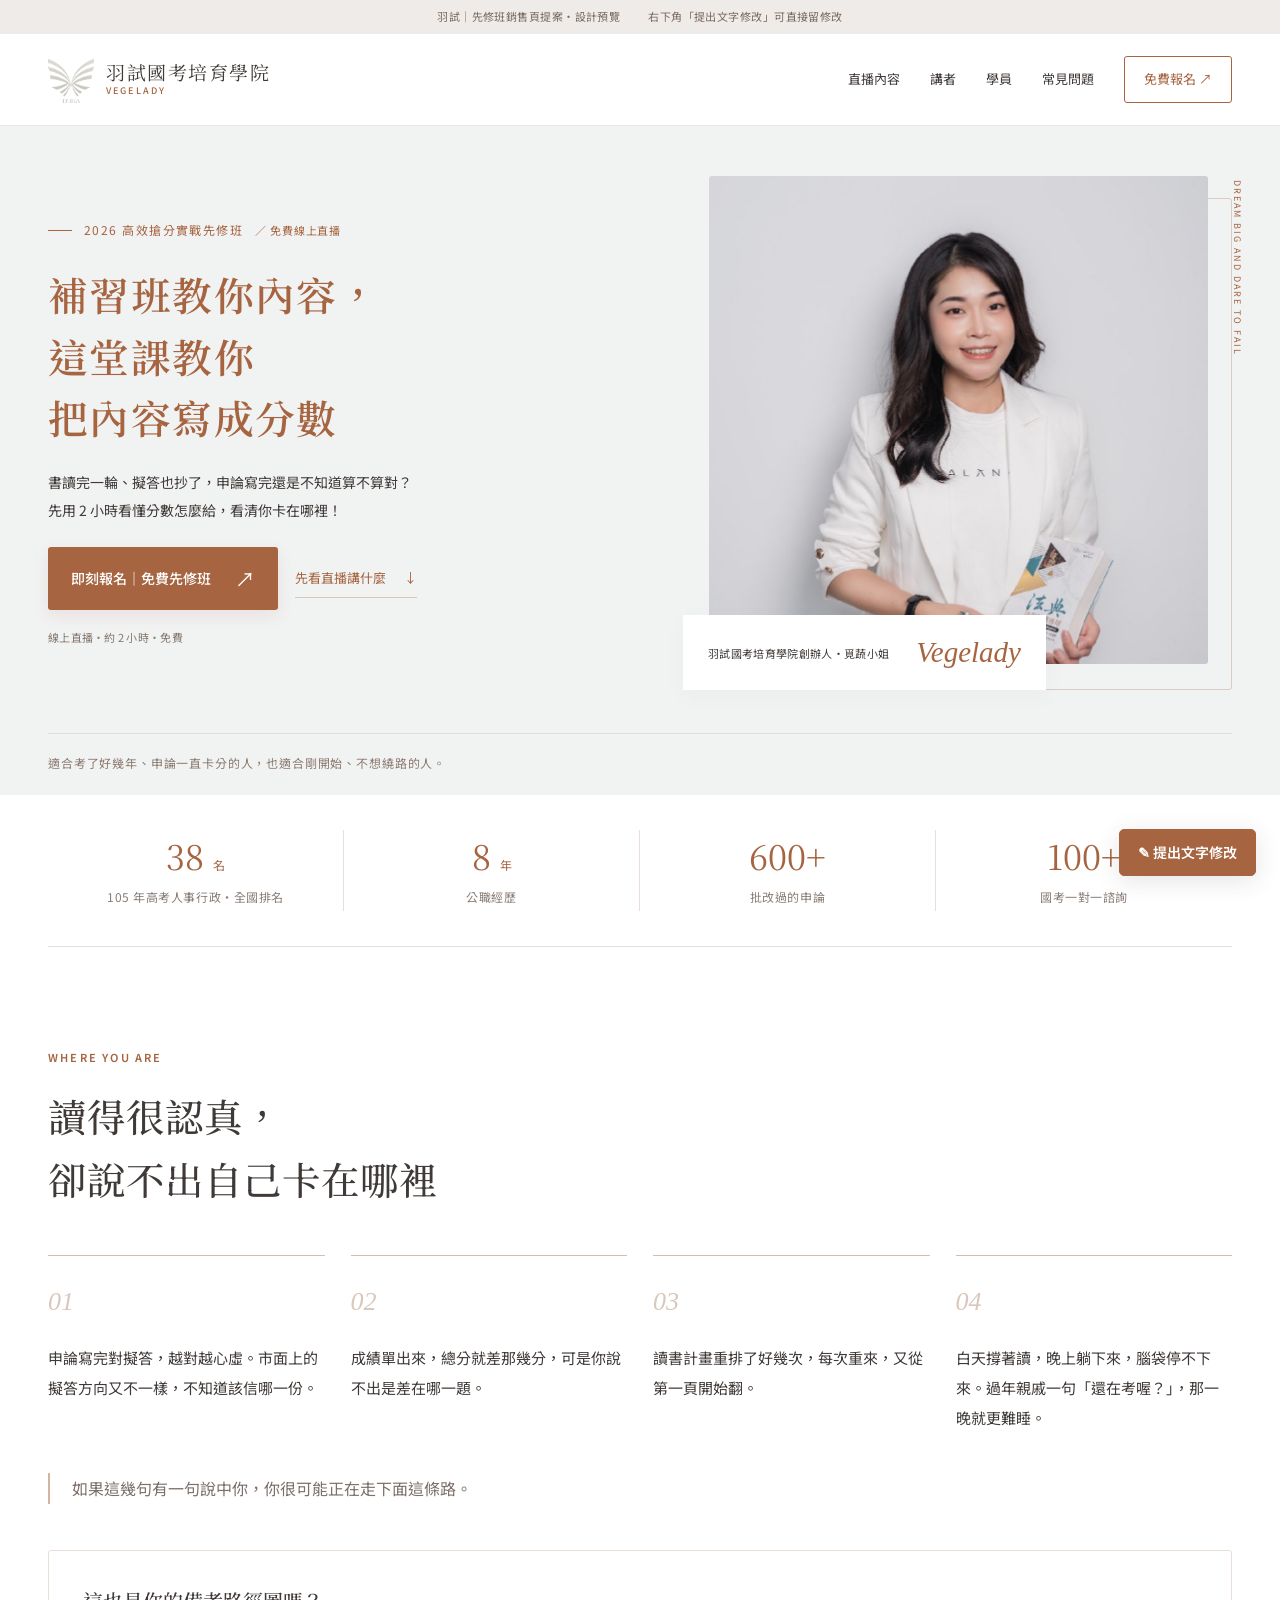
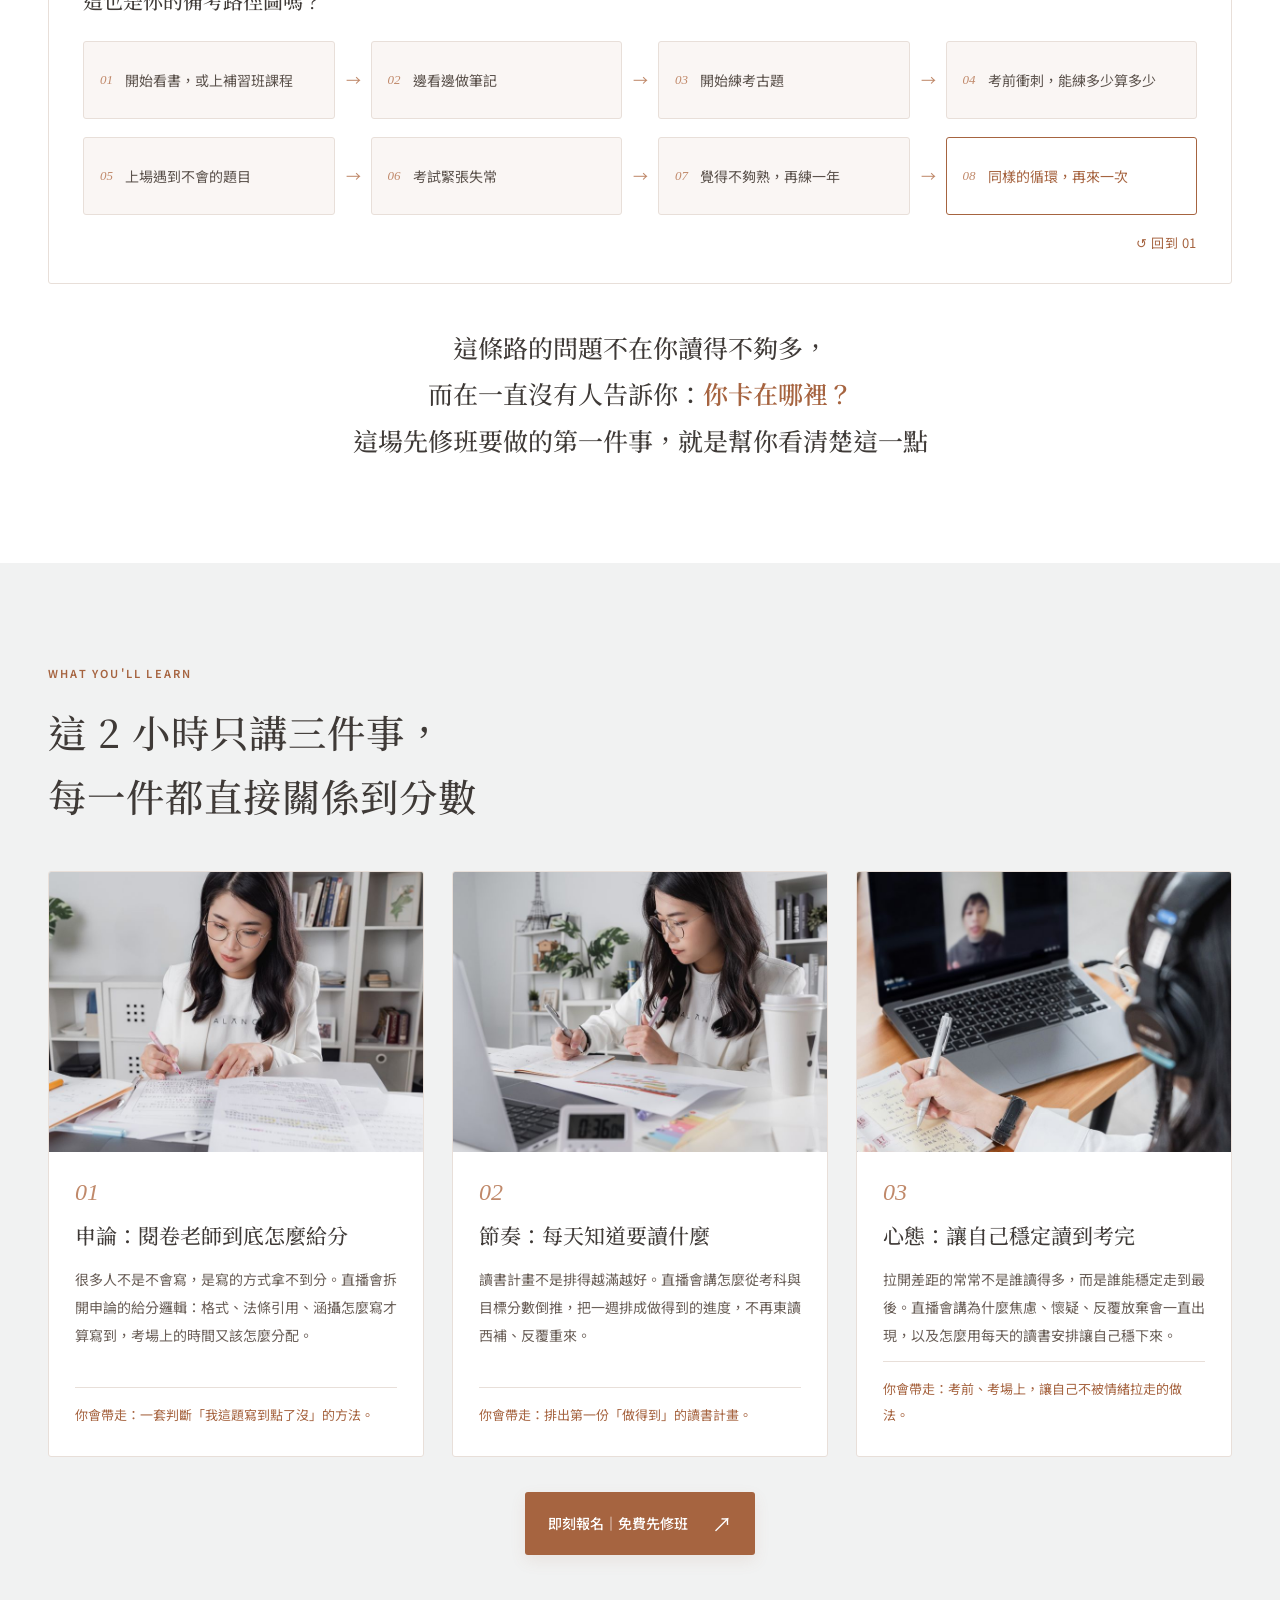
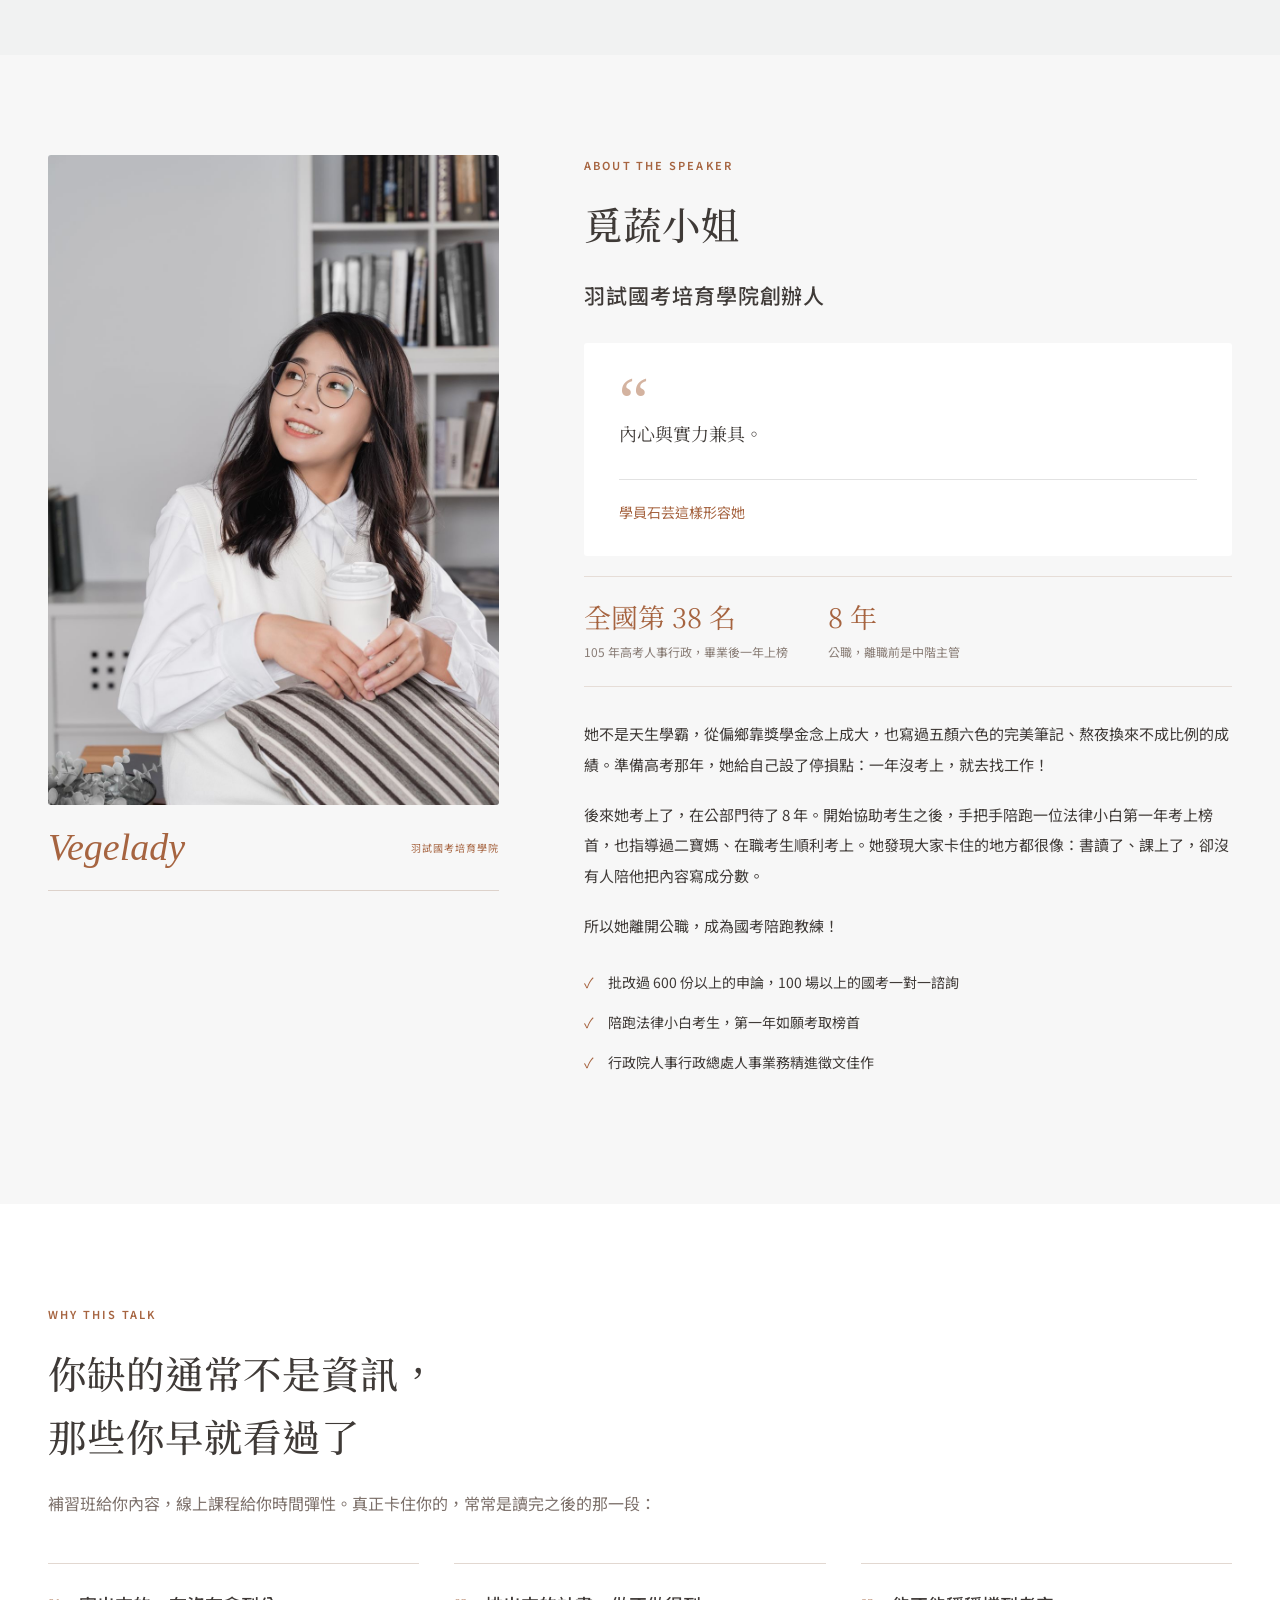
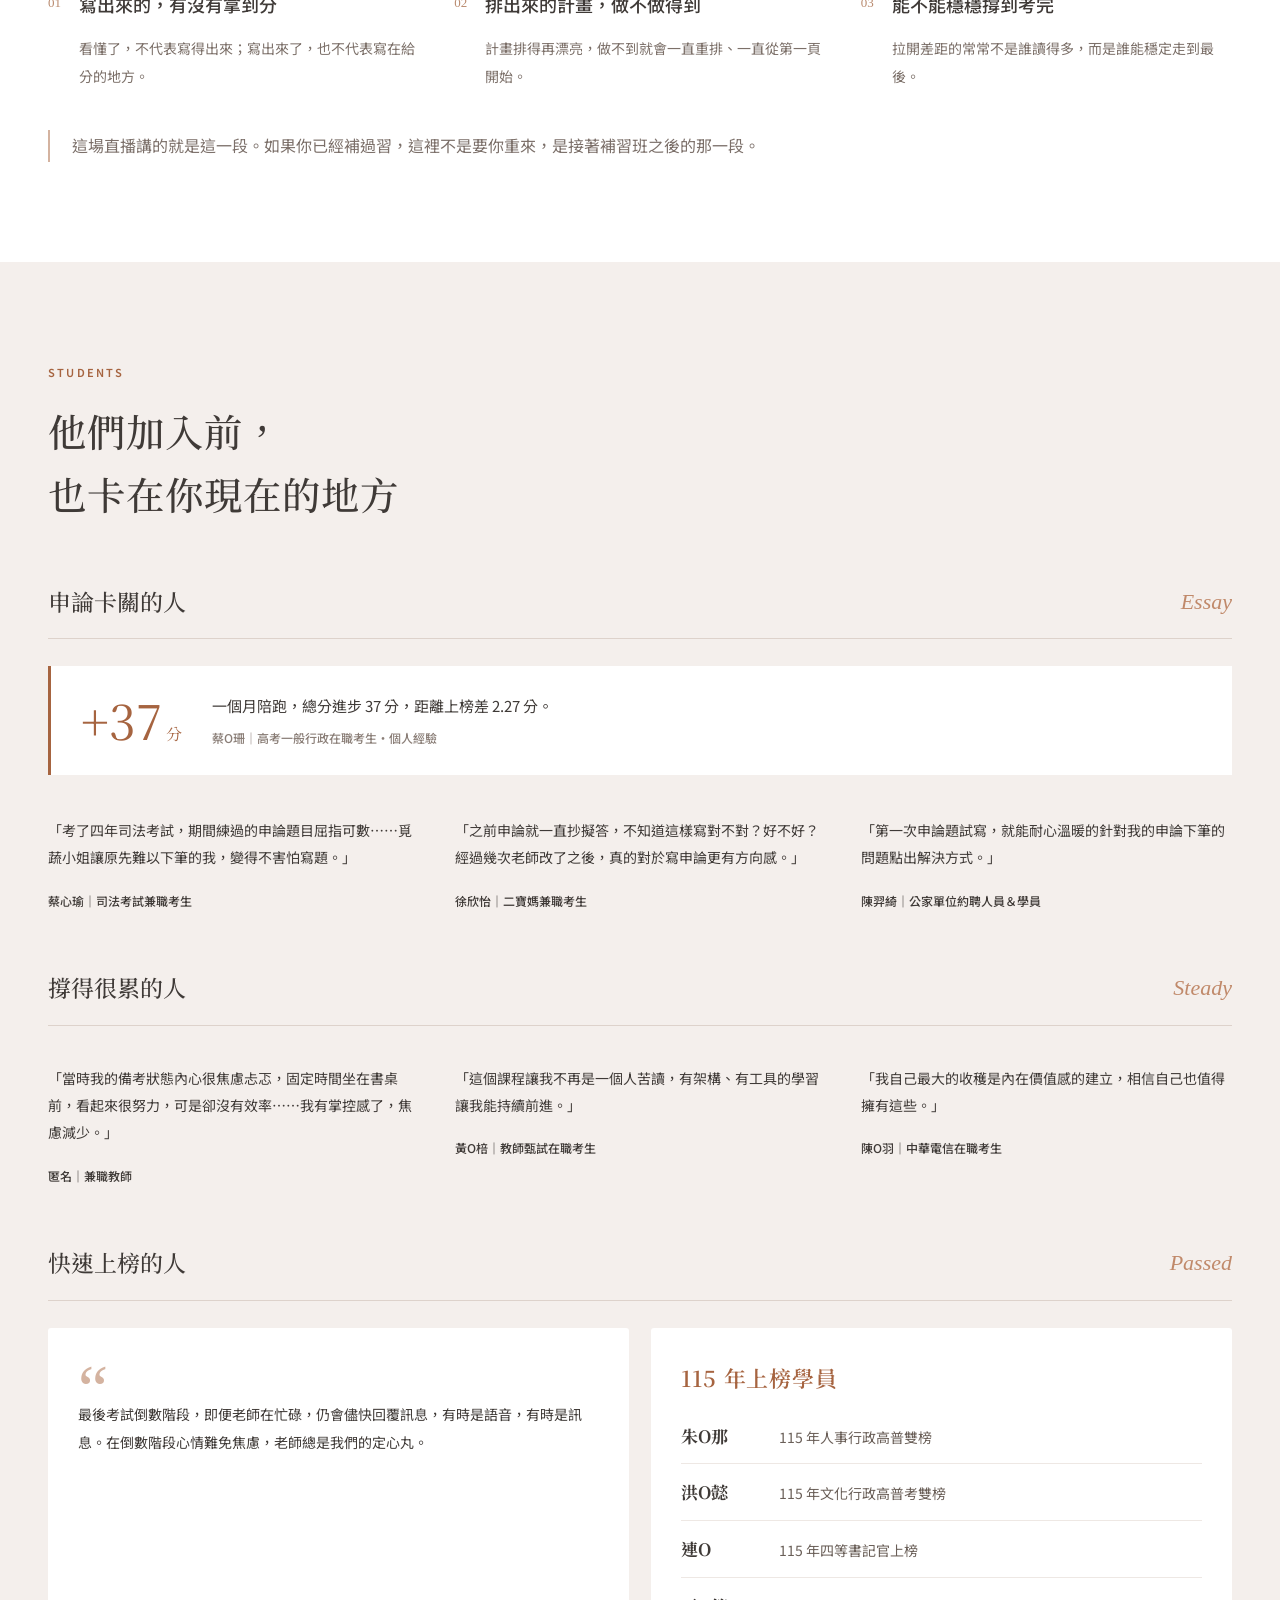
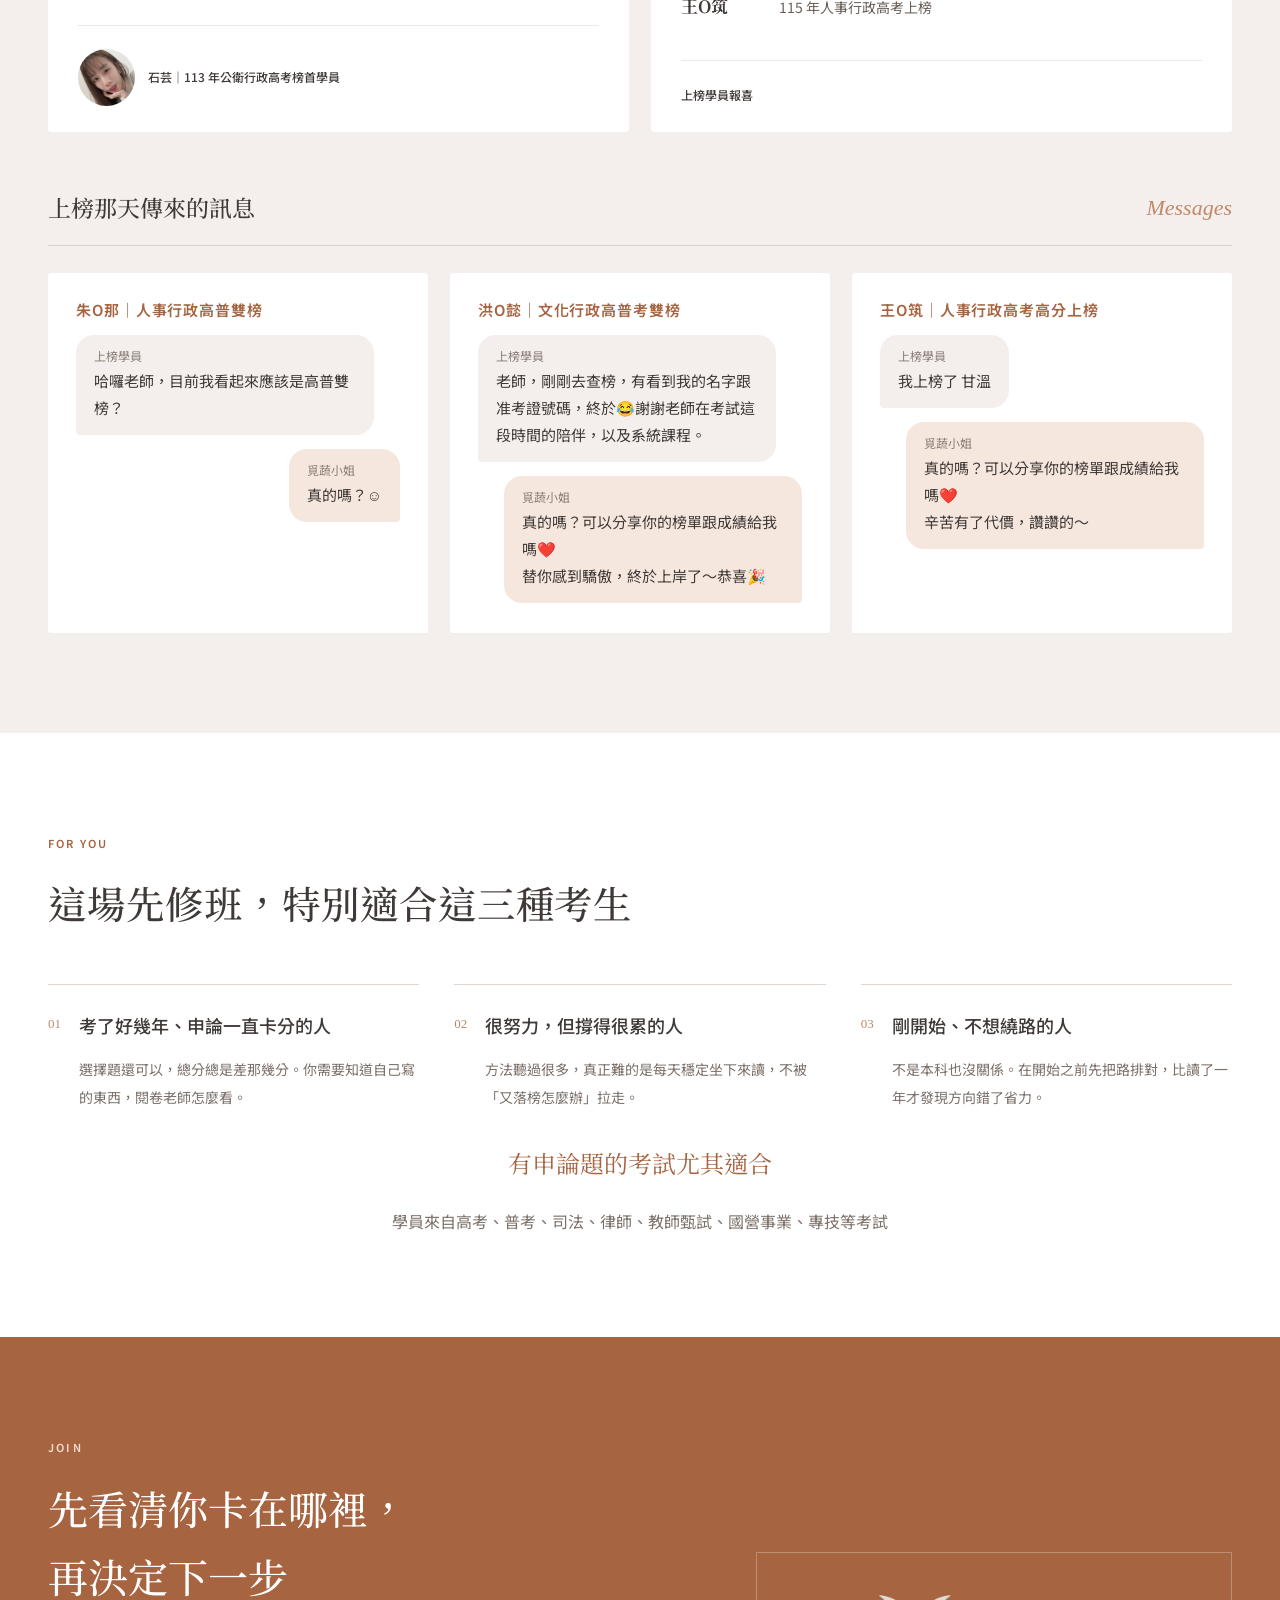
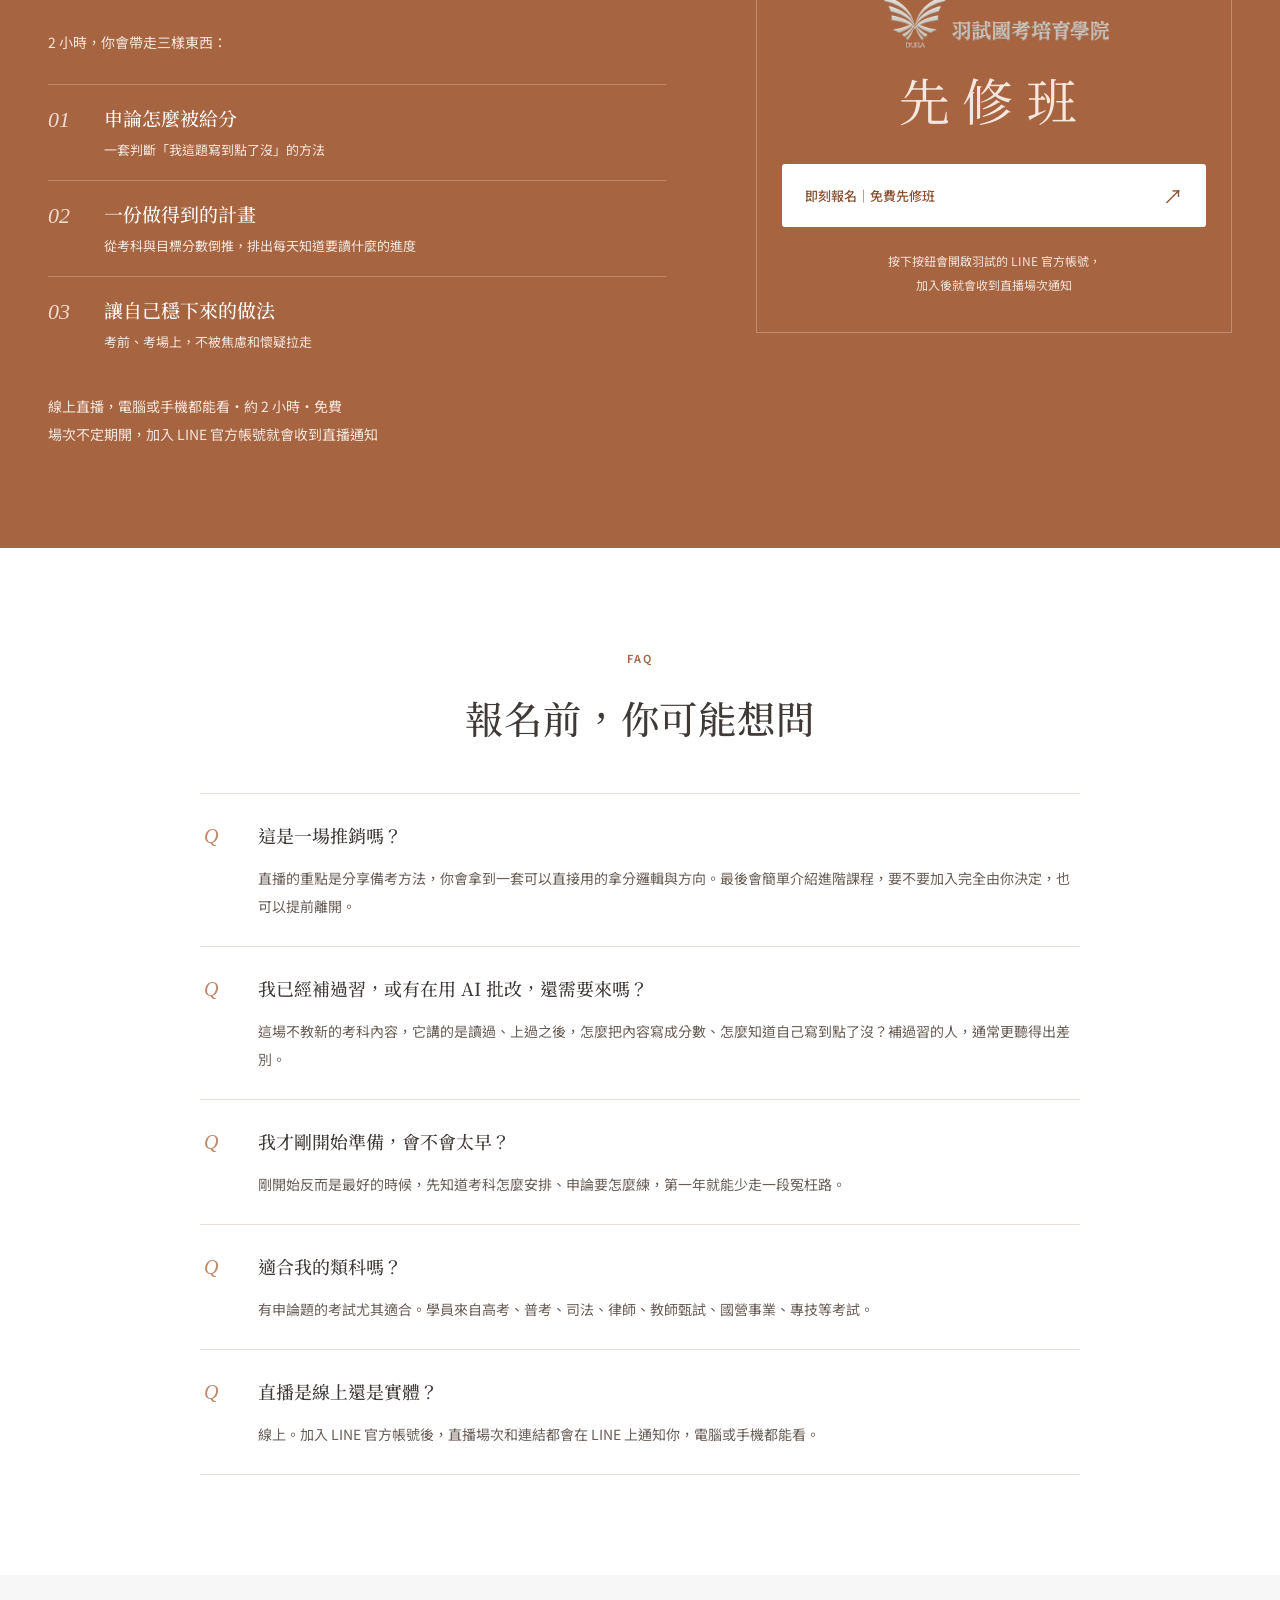
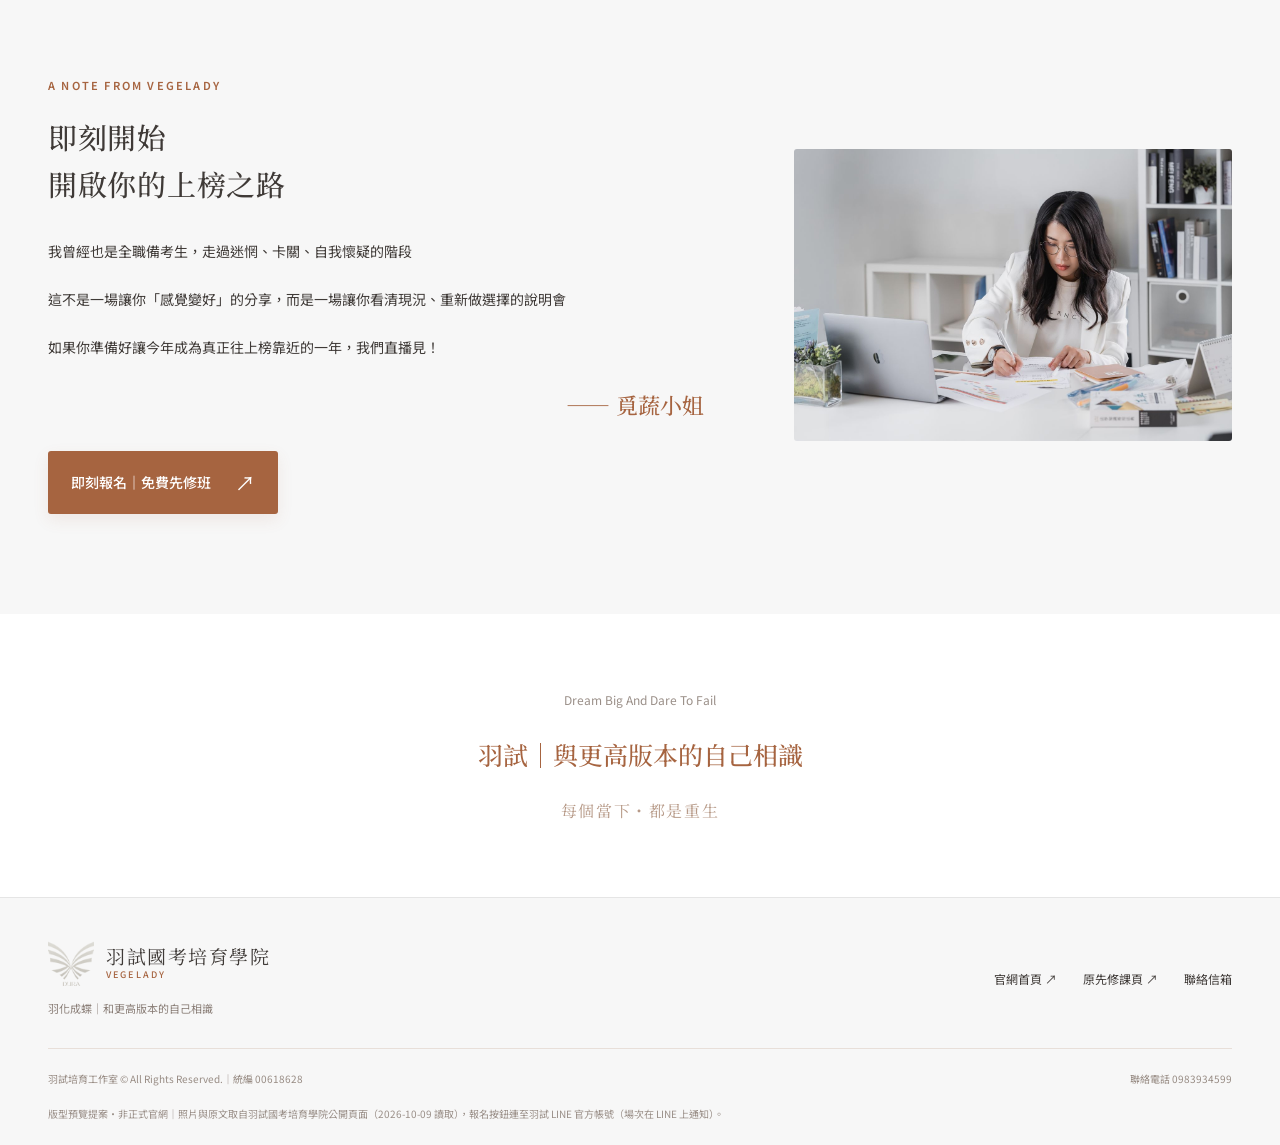
<file: version-b/index.html>
<!DOCTYPE html><html lang="zh-Hant"><head><meta charset="utf-8"><meta name="robots" content="noindex,nofollow"><meta http-equiv="refresh" content="0; url=../"><link rel="canonical" href="../"><title>已移至新網址｜羽試・先修班銷售頁預覽</title></head><body><p>預覽頁已移到 <a href="../">這裡</a>。</p><script>location.replace('../'+location.search+location.hash);</script></body></html>
</file>
<file: styles.css>
:root{--ink:#3f3a37;--slate:#a66440;--blue:#d4b3a0;--mist:#d9c7bb;--paper:#faf6f4;--line:#e8dfd9;--serif:'Noto Serif TC','Songti TC',serif;--sans:'Noto Sans TC','PingFang TC',sans-serif}*{box-sizing:border-box}html{scroll-behavior:smooth;scroll-padding-top:100px}body{margin:0;color:var(--ink);font:400 16px/1.85 var(--sans);background:#fff;-webkit-font-smoothing:antialiased}a{color:inherit;text-decoration:none}img{display:block;max-width:100%;height:auto}button{font:inherit}h1,h2,h3,h4,p,figure{margin:0}h1,h2,h3,h4{font-weight:500}h1,h2{font-family:var(--serif)}h3{font-size:20px;line-height:1.6}a,button{touch-action:manipulation}a:focus-visible,button:focus-visible,summary:focus-visible{outline:3px solid #a66440;outline-offset:5px}a:hover{color:#7e4a2e}.wrap{width:min(1200px,calc(100% - 96px));margin-inline:auto}.section{padding:100px 0}.eyebrow{color:var(--slate);font-size:11px;letter-spacing:.2em;font-weight:600;margin-bottom:17px}.section-title{font-size:clamp(28px,3vw,39px);line-height:1.65;letter-spacing:.025em;color:var(--ink)}.section-head{margin-bottom:44px}.section-intro{max-width:740px;font-size:16px;line-height:1.95;margin-top:20px;color:#7c706a}.skip-link{position:fixed;left:16px;top:-100px;background:#fff;padding:12px;z-index:100}.skip-link:focus{top:12px}.preview-bar{min-height:34px;background:#efebe8;color:#7a6a60;display:flex;align-items:center;justify-content:center;gap:28px;padding:5px 24px;font-size:11px;line-height:1.6;letter-spacing:.04em}.preview-bar nav{display:flex;gap:6px}.preview-bar a{padding:3px 13px;border-radius:3px}.preview-bar a[aria-current=page]{background:#fff;color:#7e4a2e;box-shadow:0 1px 5px #a6644012}.site-header{height:92px;background:#fff;border-bottom:1px solid #ece6e2;position:sticky;top:0;z-index:30}.header-inner{height:100%;display:flex;align-items:center;justify-content:space-between;gap:30px}.logo{flex-shrink:0}.logo img{width:205px;height:auto}.main-nav{display:flex;align-items:center;gap:30px;font-size:13px}.main-nav a{white-space:nowrap}.main-nav .nav-cta{border:1px solid var(--slate);padding:10px 19px;color:var(--slate);border-radius:3px}.menu-toggle{display:none}.hero{background:#f1f2f2;position:relative;overflow:hidden}.hero-grid{display:grid;grid-template-columns:1.13fr 1fr;gap:70px;align-items:center;padding-top:65px;padding-bottom:50px}.hero-kicker{font-size:12px;letter-spacing:.12em;color:var(--slate);display:flex;align-items:center;gap:12px;margin-bottom:22px}.hero-kicker:before{content:'';width:24px;height:1px;background:var(--slate)}.hero-kicker span{font-size:11px;letter-spacing:.08em}.hero-title{font-size:clamp(36px,3.8vw,53px);line-height:1.5;color:var(--slate);letter-spacing:.035em;font-weight:600}.hero-course{display:block;font-size:25px;font-weight:400;letter-spacing:.2em;margin-top:6px}.hero-description{font-size:15px;line-height:2;margin-top:26px;max-width:520px}.hero-actions{display:flex;flex-wrap:wrap;align-items:center;gap:17px;margin-top:29px}.button{display:inline-flex;align-items:center;justify-content:space-between;gap:24px;padding:15px 23px;border-radius:3px;font-size:14px;line-height:1.65;font-weight:500;transition:background .2s,transform .2s;min-height:54px}.button:hover{transform:translateY(-2px)}.button-primary{background:var(--slate);color:#fff;box-shadow:0 6px 16px #a664401a}.button-primary:hover{background:#8a5233;color:#fff}.button-light{background:#fff;color:#8a5233}.button-light:hover{background:#f6eee9;color:#7e4a2e}.button span{font-size:20px;font-weight:400}.text-link{font-size:13px;color:var(--slate);display:inline-flex;align-items:center;gap:18px;padding:7px 0;border-bottom:1px solid #d9c7bb}.hero-meta{font-size:11px;color:#85786f;margin-top:17px;letter-spacing:.025em}.hero-visual{position:relative;padding:0 24px 26px 0;min-width:0}.hero-visual:before{content:'';position:absolute;inset:22px 0 0 25px;border:1px solid #d8ccc4;border-radius:3px}.hero-photo{width:100%;height:460px;object-fit:cover;object-position:center 40%;position:relative;border-radius:3px}.photo-caption{position:absolute;left:-26px;bottom:0;background:#fff;padding:17px 25px;display:flex;align-items:center;gap:27px;box-shadow:0 7px 25px #3f3a3708}.photo-caption span{font-size:11px;letter-spacing:.03em}.photo-caption strong{font-family:Georgia,serif;font-weight:400;font-size:29px;font-style:italic;line-height:1.4;color:var(--slate)}.hero-note{position:absolute;right:-13px;top:4px;writing-mode:vertical-rl;font-size:9px;letter-spacing:.22em;color:var(--slate)}.hero-footnote{border-top:1px solid #e3dcd7;padding:18px 0 21px;font-size:12px;letter-spacing:.07em;color:#8c7b70}.hero-question{font-size:clamp(29px,2.8vw,39px);line-height:1.65;letter-spacing:.015em;color:#3f3a37}.hero-answer{font-family:var(--serif);font-size:clamp(32px,3.5vw,47px);line-height:1.5;font-weight:600;color:var(--slate);margin-top:17px;letter-spacing:.04em}.hero-b .hero-description{margin-top:20px;font-size:13px}.hero-b .hero-grid{padding-top:50px;padding-bottom:43px}.hero-b .hero-actions{margin-top:23px}.hero-b .hero-photo{height:488px}.facts{display:grid;grid-template-columns:repeat(4,1fr);padding-block:35px;border-bottom:1px solid var(--line)}.fact{text-align:center;border-right:1px solid var(--line)}.fact:last-child{border:0}.fact-value{display:block;font-family:Georgia,var(--serif);font-size:34px;color:var(--slate);line-height:1.5}.fact-value small{font-family:var(--sans);font-size:12px}.fact-label{font-size:12px;color:#8a7e77;letter-spacing:.045em}.pain-grid{display:grid;grid-template-columns:repeat(4,1fr);gap:26px}.pain-card{border-top:1px solid #d2bfb2;padding-top:22px}.card-index{font-family:Georgia,serif;font-size:26px;font-style:italic;color:#d9c7bb}.pain-card p{font-size:15px;margin-top:17px;line-height:2}.closing-copy{margin-top:40px;border-left:2px solid #d4b3a0;padding-left:22px;max-width:910px}.course{background:#f1f2f2}.intro-grid{display:grid;grid-template-columns:1.15fr 1fr;gap:80px}.prose p{margin-bottom:19px;font-size:15px;line-height:2.05}.prose p:last-child{margin-bottom:0}.course-note{background:#fff;padding:30px 35px;border-radius:3px;align-self:start}.quote-mark{display:block;font-family:Georgia,serif;font-size:68px;color:#d4b3a0;line-height:.85;height:42px}.course-note>p{font-family:var(--serif);font-size:18px;line-height:2}.course-outline{display:flex;gap:20px;margin-top:28px;padding-top:20px;border-top:1px solid #e2e2e2;color:var(--slate);font-size:14px}.outcome-grid{display:grid;grid-template-columns:repeat(3,1fr);margin-top:50px;border-top:1px solid #ddd2cb;border-bottom:1px solid #ddd2cb}.outcome-card{padding:30px 30px 30px 0;display:flex;gap:19px}.outcome-card+.outcome-card{border-left:1px solid #ddd2cb;padding-left:30px}.outcome-number{font-family:Georgia,serif;font-size:24px;color:var(--slate);line-height:1.5}.outcome-card p{font-size:14px;line-height:1.9}.section-action{margin-top:35px;text-align:center}.audience-grid{display:grid;grid-template-columns:repeat(4,1fr);gap:22px}.audience-card{background:#f7f7f7;padding:25px 24px 30px;text-align:center;border:1px solid #efe9e5;border-radius:3px}.audience-card img{width:90px;height:90px;margin:0 auto 19px}.audience-card h3{font-size:19px;margin-bottom:13px}.audience-card p{font-size:13px;color:#777;line-height:1.95}.feature-list{display:grid;grid-template-columns:repeat(3,1fr);gap:35px;margin-top:50px}.feature-item{display:flex;gap:18px;border-top:1px solid #e2d8d1;padding-top:25px}.feature-number{font-size:13px;font-family:Georgia,serif;color:#b98a6e;line-height:2.1}.feature-item h3{font-size:18px;line-height:1.75;margin-bottom:14px}.feature-item p{font-size:14px;color:#7c7069;line-height:2}.lecturer{background:#f7f7f7}.lecturer-grid{display:grid;grid-template-columns:.8fr 1.15fr;gap:85px;align-items:start}.lecturer-visual{position:sticky;top:122px}.lecturer-visual img{width:100%;max-height:650px;object-fit:cover;border-radius:3px}.signature{display:flex;align-items:center;justify-content:space-between;padding:20px 0;border-bottom:1px solid #ddd2cb;font:italic 38px/1.2 Georgia,serif;color:var(--slate)}.signature span{font:10px var(--sans);letter-spacing:.1em}.lecturer-copy .section-head{margin-bottom:24px}.lecturer-name{font:500 21px/1.8 var(--sans)}.credentials{display:flex;gap:40px;margin:20px 0 32px;padding:21px 0;border-block:1px solid #e6ddd7}.credential strong{display:block;color:var(--slate);font:400 27px/1.4 var(--serif)}.credential span{font-size:12px;color:#8a7e77}.check-list{list-style:none;padding:0;margin:27px 0}.check-list li{position:relative;padding-left:24px;margin-bottom:13px;font-size:14px;line-height:1.95}.check-list li:before{content:'✓';position:absolute;left:0;color:var(--slate)}.framework .section-head{max-width:830px}.framework .feature-list{margin-top:10px}.reviews{background:#f4efec}.review-grid{display:grid;grid-template-columns:repeat(3,1fr);gap:22px}.review-card{display:flex;flex-direction:column;background:white;padding:33px 30px 26px;border-radius:3px}.review-card .prose{flex:1}.review-card .prose p{font-size:14px;line-height:2}.review-card .quote-mark{height:39px}.review-person{display:flex;align-items:center;gap:13px;margin-top:26px;padding-top:23px;border-top:1px solid #eee8e4}.review-person img{width:57px;height:57px;object-fit:cover;border-radius:50%;flex-shrink:0}.review-person h3{font-size:12px;line-height:1.85}.stars{color:#c0896a;font-size:11px;letter-spacing:.13em}.student-heading{display:flex;align-items:center;justify-content:space-between;border-bottom:1px solid #ddd2cb;margin-top:58px;margin-bottom:27px;padding-bottom:18px}.student-heading h3{font-family:var(--serif);font-size:23px}.student-heading span{font:italic 22px Georgia,serif;color:#c0896a}.student-grid{display:grid;grid-template-columns:repeat(3,1fr);gap:30px 36px}.student-review p{font-size:14px;line-height:1.95;margin:12px 0 18px}.student-review h4{font-size:12px;font-weight:500}.student-review time{font-size:10px;color:#9a8f88}.vision-grid{display:grid;grid-template-columns:1fr 1fr;gap:54px}.vision-card{border-top:1px solid var(--line);padding-top:23px}.vision-card h3{font-family:var(--serif);color:var(--slate);font-size:24px}.vision-card .check-list li{font-size:15px;margin-bottom:20px}.vision-end{text-align:center;margin-top:30px;color:var(--slate);font-family:var(--serif);font-size:24px}.story{background:#f7f7f7}.story-grid{display:grid;grid-template-columns:1.2fr .8fr;gap:90px;align-items:center}.story .section-title{font-size:29px}.story .section-head{margin-bottom:29px}.story-copy .prose p{font-size:14px}.story-image img{width:100%;max-height:620px;object-fit:cover;border-radius:3px}.signup{background:var(--slate);color:#fff}.signup-inner{display:grid;grid-template-columns:1.3fr 1fr;gap:90px;align-items:center}.signup .eyebrow{color:#f1dccf}.signup h2{font-size:40px;line-height:1.7}.signup-copy>p:not(.eyebrow){font-size:14px;margin-top:20px;color:#f6e7de}.signup .check-list{margin-bottom:0}.signup .check-list li{font-size:13px;color:#f6e9e1}.signup .check-list li:before{color:#f3dccd}.signup-details{text-align:center;padding:35px 25px;border:1px solid #ffffff45}.signup-mark{display:block;font-family:var(--serif);font-size:51px;letter-spacing:.25em;line-height:1.5;margin-bottom:27px;color:#f6e7de}.signup-details .button{width:100%;font-size:13px}.signup-details p{font-size:12px;line-height:2;color:#f3e3d9;margin-top:22px}.closing-statement{text-align:center;padding-block:75px}.closing-statement p{font-size:12px;color:#9a8f88;margin-bottom:19px}.closing-statement h2{font-size:25px;line-height:1.9;color:var(--slate)}.closing-statement>span{font:italic 16px Georgia,serif;color:#b79a88;display:block;margin-top:21px}.site-footer{padding:42px 0 22px;background:#f7f7f7;border-top:1px solid #e5e5e5}.footer-inner{display:flex;align-items:center;justify-content:space-between;gap:30px;padding-bottom:30px}.footer-inner img{width:205px}.footer-inner p{font-size:11px;color:#8a7e77;margin-top:12px}.footer-links{display:flex;gap:26px;font-size:12px}.footer-bottom{display:flex;justify-content:space-between;gap:25px;border-top:1px solid var(--line);padding-top:21px;font-size:10px;color:#978b83}.preview-note{font-size:10px;color:#9a8f88;margin-top:15px;line-height:1.9}.mobile-cta{display:none}.comparison{padding-block:65px;max-width:1060px}.compare-logo{margin-bottom:60px;width:245px}.comparison>h1{font:500 50px/1.6 var(--serif);color:var(--slate)}.comparison>.section-intro{margin-top:15px}.compare-grid{display:grid;grid-template-columns:1fr 1fr;gap:30px;margin-top:48px}.compare-card{background:#f1f2f2;padding:36px 35px;position:relative;border:1px solid #eae2dc;border-radius:4px;display:flex;flex-direction:column;min-height:330px;transition:transform .2s,border-color .2s}.compare-card:hover{transform:translateY(-4px);border-color:#d4b3a0}.compare-letter{font:italic 60px Georgia,serif;color:#d9c7bb;position:absolute;right:27px;top:21px}.compare-card .eyebrow{font-size:10px;margin-top:17px}.compare-card h2{font-size:27px;color:var(--slate);margin-top:12px}.compare-card p{font-size:14px;margin:19px 0 27px;flex:1}.compare-card strong{font-size:13px;font-weight:500;display:flex;justify-content:space-between;padding-top:17px;border-top:1px solid #ddd2cb;color:var(--slate)}.comparison>.preview-note{margin-top:30px}.comparison>.text-link{margin-top:16px}details.more-content summary{cursor:pointer}
@media(min-width:1400px){.hero-grid{gap:88px}.hero-photo{height:460px}}
@media(max-width:1100px){.wrap{width:calc(100% - 64px)}.main-nav{gap:20px;font-size:12px}.logo img{width:180px}.hero-grid{gap:43px;grid-template-columns:1.05fr 1fr}.hero-title{font-size:42px}.hero-question{font-size:33px}.hero-answer{font-size:39px}.hero-photo{height:435px}.hero-actions{gap:10px}.hero-actions .button{font-size:12px;padding:14px 17px}.hero-actions .text-link{font-size:11px}.photo-caption{left:-14px;padding:16px 18px;gap:18px}.hero-description{font-size:14px}.intro-grid{gap:45px}.lecturer-grid{gap:50px}.story-grid{gap:50px}.signup-inner{gap:45px}.audience-card{padding-inline:17px}.review-card{padding-inline:22px}.pain-grid{gap:23px}.outcome-card{gap:13px;padding-right:18px}.outcome-card+.outcome-card{padding-left:20px}.section{padding-block:80px}}
@media(max-width:800px){html{scroll-padding-top:85px}.wrap{width:calc(100% - 40px)}.preview-bar{justify-content:space-between;gap:8px;padding-inline:20px;font-size:10px}.preview-bar a{padding-inline:8px}.site-header{height:76px}.logo img{width:180px}.menu-toggle{display:block;border:0;background:transparent;padding:10px 0 10px 18px;color:var(--slate);font-size:12px}.menu-toggle span{margin-left:10px;font-size:17px}.main-nav{display:none;position:absolute;top:76px;left:0;right:0;background:white;border-bottom:1px solid #ece6e2;padding:20px;flex-direction:column;align-items:stretch;gap:0;box-shadow:0 12px 15px #a6644012}.menu-open .main-nav{display:flex}.main-nav>a{padding:11px 10px}.main-nav .nav-cta{margin-top:12px;text-align:center}.hero-grid{grid-template-columns:1fr 1fr;gap:26px;padding-top:40px;padding-bottom:36px}.hero-title{font-size:32px}.hero-course{font-size:20px}.hero-kicker{font-size:10px;letter-spacing:0;gap:7px;flex-wrap:wrap;margin-bottom:16px}.hero-kicker:before{width:14px}.hero-kicker span{font-size:9px}.hero-description{font-size:12px;margin-top:18px}.hero-actions{margin-top:20px;gap:8px}.hero-actions .button{font-size:11px;padding:13px 14px;gap:14px}.hero-meta{font-size:9px;margin-top:14px}.hero-photo{height:390px}.hero-b .hero-photo{height:420px}.hero-visual{padding-right:15px}.hero-note{right:-9px}.photo-caption{left:-9px;padding:12px 14px;gap:12px}.photo-caption span{font-size:9px}.photo-caption strong{font-size:24px}.hero-question{font-size:25px}.hero-answer{font-size:33px}.hero-b .hero-description{font-size:11px}.hero-b .hero-grid{padding-block:36px}.hero-footnote{font-size:10px;line-height:1.8}.facts{padding-block:25px}.fact-value{font-size:28px}.fact-label{font-size:10px}.fact-value small{font-size:10px}.section{padding-block:65px}.section-head{margin-bottom:30px}.section-title{font-size:29px}.pain-grid{grid-template-columns:repeat(2,1fr);gap:27px}.pain-card p{font-size:14px}.intro-grid{gap:28px}.course-note{padding:24px}.course-note>p{font-size:15px}.course-outline{gap:10px;font-size:12px}.outcome-card{display:block;padding:24px 17px 24px 0}.outcome-card p{font-size:12px;margin-top:10px}.audience-grid{grid-template-columns:repeat(2,1fr);gap:18px}.feature-list{grid-template-columns:1fr;gap:22px;margin-top:32px}.feature-item{gap:20px;padding-top:23px}.feature-item h3{margin-bottom:9px}.lecturer-grid{grid-template-columns:.8fr 1fr;gap:30px}.lecturer-name{font-size:17px}.lecturer-copy .section-title{font-size:27px}.lecturer-copy .prose p{font-size:13px}.lecturer-visual{top:106px}.credentials{gap:25px}.credential strong{font-size:22px}.credential span{font-size:10px}.check-list li{font-size:13px}.review-grid{grid-template-columns:1fr}.review-card{padding:30px;display:grid;grid-template-columns:1fr 210px;gap:0 25px}.review-card .quote-mark{grid-column:1}.review-card .prose{grid-column:1}.review-person{grid-column:2;grid-row:1/3;border-top:0;border-left:1px solid #eee8e4;margin:0;padding:0 0 0 24px;flex-direction:column;justify-content:center;align-items:flex-start}.review-person img{width:70px;height:70px}.student-grid{grid-template-columns:repeat(2,1fr)}.vision-grid{gap:28px}.vision-card h3{font-size:21px}.vision-card .check-list li{font-size:13px}.story-grid{gap:32px}.story .section-title{font-size:25px}.story-copy .prose p{font-size:13px}.signup-inner{gap:30px}.signup h2{font-size:29px}.signup-details{padding:25px 20px}.signup-details .button{font-size:11px;gap:10px;padding:14px}.signup-copy>p:not(.eyebrow){font-size:12px}.signup .check-list li{font-size:12px}.closing-statement h2{font-size:22px}.footer-inner{align-items:flex-start}.footer-links{gap:13px;font-size:11px}.footer-bottom{flex-direction:column;gap:10px}.compare-grid{gap:20px}.compare-card{padding:25px}.compare-card .eyebrow{font-size:9px;max-width:150px}.compare-letter{font-size:44px;right:20px}.compare-card h2{font-size:24px}}
@media(max-width:600px){body{padding-bottom:66px}.wrap{width:calc(100% - 40px)}.preview-bar{padding-inline:12px;font-size:9px;letter-spacing:0;min-height:33px}.preview-bar a{padding-inline:7px}.preview-bar nav{gap:2px}.site-header{height:70px}.logo img{width:165px}.main-nav{top:70px}.hero-grid,.hero-b .hero-grid{grid-template-columns:1fr;gap:33px;padding-top:34px;padding-bottom:29px}.hero-copy{padding-inline:2px}.hero-kicker{font-size:11px;letter-spacing:.05em;margin-bottom:17px}.hero-kicker span{font-size:10px}.hero-title{font-size:clamp(30px,8.4vw,41px);line-height:1.55;letter-spacing:.025em}.hero-course{font-size:21px;margin-top:8px}.hero-description{font-size:13px;margin-top:20px;line-height:1.95}.hero-actions{gap:15px;margin-top:22px}.hero-actions .button{font-size:12px;padding:13px 18px;min-height:50px;gap:19px}.hero-actions .text-link{font-size:11px;gap:8px}.hero-meta{font-size:10px;line-height:1.8;margin-top:14px}.hero-visual{margin-left:14px;margin-right:5px;padding:0 18px 21px 0}.hero-photo,.hero-b .hero-photo{height:330px;object-position:center 39%}.hero-visual:before{inset:15px 0 0 18px}.photo-caption{left:-14px;padding:13px 17px;gap:23px}.photo-caption span{font-size:10px}.photo-caption strong{font-size:28px}.hero-note{font-size:8px;right:-10px}.hero-footnote{font-size:10px;padding:16px 0;line-height:1.9}.hero-question{font-size:clamp(24px,6.8vw,31px);letter-spacing:0;line-height:1.7}.hero-answer{font-size:clamp(29px,8vw,36px);line-height:1.6;margin-top:17px;letter-spacing:.02em}.desktop-break{display:none}.hero-b .hero-description{font-size:12px;margin-top:20px}.facts{grid-template-columns:repeat(2,1fr);padding:24px 0;gap:22px 0}.fact:nth-child(2){border:0}.fact-value{font-size:30px}.fact-label{font-size:11px}.section{padding-block:53px}.eyebrow{font-size:10px;letter-spacing:.17em;margin-bottom:12px}.section-title{font-size:25px;line-height:1.75}.section-head{margin-bottom:28px}.section-intro{font-size:14px;margin-top:16px}.pain-grid{gap:25px 20px}.card-index{font-size:22px}.pain-card{padding-top:17px}.pain-card p{font-size:13px;margin-top:12px;line-height:1.95}.closing-copy{font-size:13px;margin-top:29px;padding-left:16px}.intro-grid{grid-template-columns:1fr;gap:26px}.prose p{font-size:14px;line-height:2}.course-note{padding:28px}.course-note>p{font-size:16px}.course-outline{justify-content:space-between;font-size:13px;gap:12px}.outcome-grid{grid-template-columns:1fr;margin-top:30px}.outcome-card{display:flex;gap:20px;padding:24px 0}.outcome-card+.outcome-card{border-left:0;border-top:1px solid #ddd2cb;padding:24px 0}.outcome-card p{font-size:14px;margin:0}.outcome-number{font-size:24px}.section-action{margin-top:28px}.section-action .button{font-size:12px;padding:14px 17px;gap:14px}.audience-grid{gap:13px}.audience-card{padding:20px 14px}.audience-card img{width:75px;height:75px;margin-bottom:14px}.audience-card h3{font-size:16px;margin-bottom:10px}.audience-card p{font-size:12px;line-height:1.9}.feature-list{margin-top:29px;gap:24px}.feature-item h3{font-size:17px}.feature-item p{font-size:13px}.lecturer-grid{grid-template-columns:1fr;gap:33px}.lecturer-visual{position:relative;top:auto;max-width:430px;margin:auto;width:100%}.lecturer-visual img{height:430px;object-position:center 65%}.signature{font-size:35px;padding-block:17px}.lecturer-copy .section-title{font-size:26px}.lecturer-name{font-size:18px}.credentials{padding-block:20px;margin-bottom:27px;gap:42px}.credential strong{font-size:27px}.credential span{font-size:12px}.lecturer-copy .prose p{font-size:14px}.check-list li{font-size:13px}.review-card{display:flex;padding:28px}.review-person{display:flex;flex-direction:row;align-items:center;justify-content:flex-start;border:0;border-top:1px solid #eee8e4;padding:21px 0 0;margin-top:22px;gap:16px}.review-person img{width:60px;height:60px}.review-person h3{font-size:12px}.review-card .prose p{font-size:13px}.student-heading{margin-top:40px;gap:15px}.student-heading h3{font-size:20px}.student-heading span{font-size:18px}.student-grid{grid-template-columns:1fr;gap:25px}.student-review{border-bottom:1px solid #e2d8d1;padding-bottom:22px}.student-review p{font-size:13px;margin-block:9px 13px}.vision-grid{grid-template-columns:1fr;gap:26px}.vision-card .check-list{margin-bottom:0}.vision-end{font-size:22px}.story-grid{grid-template-columns:1fr;gap:30px}.story .section-title{font-size:24px}.story-image{max-width:430px;margin:auto;width:100%}.story-image img{height:430px;object-position:center 55%}.story-copy .prose p{font-size:14px}.signup-inner{grid-template-columns:1fr;gap:30px}.signup h2{font-size:30px}.signup-copy>p:not(.eyebrow){font-size:13px}.signup .check-list li{font-size:13px}.signup-details{padding:27px}.signup-mark{font-size:41px;margin-bottom:20px}.signup-details .button{font-size:12px;padding:15px 18px}.signup-details p{margin-top:17px}.closing-statement{padding-block:45px}.closing-statement p{font-size:11px}.closing-statement h2{font-size:19px;line-height:1.95}.closing-statement>span{font-size:14px}.site-footer{padding-top:31px}.footer-inner{flex-direction:column;gap:24px}.footer-inner img{width:183px}.footer-links{gap:26px}.footer-bottom{font-size:9px;line-height:1.9}.preview-note{font-size:9px}.mobile-cta{display:flex;position:fixed;bottom:0;left:0;right:0;z-index:40;justify-content:space-between;align-items:center;padding:10px 18px max(10px,env(safe-area-inset-bottom));background:#fffffff5;backdrop-filter:blur(12px);border-top:1px solid #e6ddd7;gap:12px;min-height:62px;box-shadow:0 -3px 15px #a6644009}.mobile-cta>span{font-size:10px;color:var(--slate)}.mobile-cta a{font-size:12px;background:var(--slate);color:#fff;padding:10px 16px;border-radius:3px;white-space:nowrap}.comparison{padding-block:35px}.compare-logo{width:210px;margin-bottom:39px}.comparison>h1{font-size:37px}.compare-grid{grid-template-columns:1fr;margin-top:30px;gap:20px}.compare-card{padding:26px;min-height:285px}.compare-card h2{font-size:25px}.compare-card p{font-size:13px}.compare-letter{font-size:50px}.compare-card .eyebrow{font-size:10px;max-width:none;padding-right:30px}.comparison>.section-intro{font-size:14px}}
@media(max-width:360px){.wrap{width:calc(100% - 32px)}.preview-bar>span{font-size:8px}.preview-bar{padding-inline:9px;gap:2px}.preview-bar a{padding-inline:6px;font-size:9px}.hero-actions{gap:11px}.hero-actions .button{font-size:11px;padding-inline:13px;gap:10px}.hero-actions .text-link{font-size:10px}.hero-answer{font-size:28px}.hero-question{font-size:24px}.hero-photo,.hero-b .hero-photo{height:300px}.section-title{font-size:23px}.audience-card h3{font-size:14px}.audience-card p{font-size:11px}.mobile-cta{padding-inline:12px;gap:8px}.mobile-cta>span{font-size:9px}.mobile-cta a{font-size:11px;padding-inline:12px}.signup h2{font-size:27px}.closing-statement h2{font-size:17px}}
@media(prefers-reduced-motion:reduce){html{scroll-behavior:auto}*,*:before,*:after{transition:none!important;animation:none!important}}
.hero-gentle{font-size:clamp(36px,3.7vw,51px);line-height:1.6;color:#3f3a37}.hero-gentle>span{color:var(--slate);display:inline-block;position:relative}.hero-gentle>span:after{content:'';position:absolute;bottom:4px;left:0;right:0;height:11px;background:#d9c7bb47;z-index:0}.hero-b .hero-description{font-size:14px}@media(max-width:1100px){.hero-gentle{font-size:40px}}@media(max-width:800px){.hero-gentle{font-size:32px}.hero-b .hero-description{font-size:11px}}@media(max-width:600px){.hero-gentle{font-size:clamp(33px,9vw,42px);line-height:1.6}.hero-b .hero-description{font-size:12px}.hero-b .hero-gentle>br:first-of-type{display:initial}}

/* ===== 羽試：以下為新增元件（原版型無） ===== */
.logo{display:flex;align-items:center;gap:12px}
.logo img{width:46px;height:46px}
.logo-text{font-family:var(--serif);font-size:19px;letter-spacing:.08em;line-height:1.25;color:var(--ink)}
.logo-text small{display:block;font:500 9px/1.6 var(--sans);letter-spacing:.24em;color:var(--slate)}
.hero-title--long{font-size:clamp(30px,3.1vw,44px);line-height:1.55;word-break:keep-all;text-wrap:balance}
.hero-title--long em{font-style:normal;color:var(--ink)}
.hero-tag{display:inline-block;font-size:11px;letter-spacing:.06em;color:var(--slate);border:1px solid var(--blue);padding:1px 8px;border-radius:2px;margin-left:6px;vertical-align:1px}
.pending{display:inline-block;font:500 10px/1.6 var(--sans);letter-spacing:.04em;color:#8a5233;background:#f6e7de;border-radius:2px;padding:0 6px;margin-left:6px;vertical-align:2px;white-space:nowrap}
.nowrap{white-space:nowrap}
/* 路徑圖 */
.path{margin-top:46px;padding:34px 34px 28px;background:#fff;border:1px solid var(--line);border-radius:3px}
.path-title{font:500 20px/1.6 var(--serif);color:var(--ink);margin-bottom:24px}
.path-flow{list-style:none;padding:0;margin:0;display:grid;grid-template-columns:repeat(4,1fr);gap:18px 36px;counter-reset:step}
.path-flow li{position:relative;background:var(--paper);border:1px solid var(--line);border-radius:3px;padding:14px 16px;font-size:14px;line-height:1.75;color:#5b524c;min-height:78px;display:flex;align-items:center}
.path-flow li::before{counter-increment:step;content:counter(step,decimal-leading-zero);font:italic 13px Georgia,serif;color:#c0896a;margin-right:12px;flex-shrink:0}
.path-flow li:not(:nth-child(4n))::after{content:'→';position:absolute;right:-27px;top:50%;transform:translateY(-50%);color:#c0896a;font-size:15px}
.path-flow li:last-child{border-color:var(--slate);color:var(--slate);background:#fff}
.path-loop{margin-top:16px;font-size:13px;color:var(--slate);text-align:right;letter-spacing:.04em}
.path-end{margin-top:40px;font:500 clamp(20px,2vw,25px)/1.85 var(--serif);color:var(--ink);text-align:center;word-break:keep-all;text-wrap:balance}
.path-end strong{color:var(--slate);font-weight:600}
/* 三件事 */
.key-grid{display:grid;grid-template-columns:repeat(3,1fr);gap:28px}
.key-card{background:#fff;border:1px solid var(--line);border-radius:3px;overflow:hidden;display:flex;flex-direction:column}
.key-card img{width:100%;aspect-ratio:4/3;object-fit:cover}
.key-body{padding:26px 26px 28px;display:flex;flex-direction:column;gap:12px;flex:1}
.key-num{font:italic 24px/1.2 Georgia,serif;color:#c0896a}
.key-card h3{font-family:var(--serif);font-size:21px;line-height:1.6;color:var(--ink)}
.key-card p{font-size:14px;line-height:2;color:#6a5f58}
.key-card .key-take{margin-top:auto;padding-top:14px;border-top:1px solid var(--line);font-size:13px;color:var(--slate)}
/* 證明卡 */
.proof-card{display:grid;grid-template-columns:auto 1fr;gap:6px 30px;align-items:center;background:#fff;border-left:3px solid var(--slate);padding:26px 30px;margin:0 0 30px}
.proof-num{font:400 48px/1.1 var(--serif);color:var(--slate);grid-row:1/3}
.proof-num small{font-size:16px;margin-left:4px}
.proof-card p{font-size:15px;line-height:1.9}
.proof-card h4{font-size:12px;font-weight:500;color:#8a7e77}
.review-avatar{width:57px;height:57px;border-radius:50%;object-fit:cover;flex-shrink:0}
.proof-slot{display:flex;align-items:center;justify-content:center;min-height:150px;margin-top:30px;border:1px dashed var(--mist);border-radius:3px;font-size:13px;color:#8a7e77;text-align:center;padding:20px}
/* 常見問題（全部展開，修改模式也點得到） */
.faq-list{max-width:880px;margin:0 auto;border-top:1px solid var(--line)}
.faq-item{border-bottom:1px solid var(--line);padding:26px 4px;display:grid;grid-template-columns:44px 1fr;gap:4px 10px}
.faq-q-mark{font:italic 20px/1.6 Georgia,serif;color:#c0896a}
.faq-item h3{font:500 18px/1.7 var(--serif);color:var(--ink)}
.faq-item p{grid-column:2;font-size:14px;line-height:2;color:#6a5f58;margin-top:8px}
/* 報名區 */
.get-list{list-style:none;padding:0;margin:28px 0 0;counter-reset:get}
.get-list li{display:grid;grid-template-columns:44px 1fr;gap:4px 12px;padding:18px 0;border-top:1px solid #ffffff38}
.get-list li::before{counter-increment:get;content:counter(get,decimal-leading-zero);font:italic 22px/1.5 Georgia,serif;color:#f1dccf;grid-row:1/3}
.get-list strong{font:500 19px/1.6 var(--serif);color:#fff}
.get-list span{font-size:13px;color:#f6e7de;line-height:1.9}
.signup-facts{margin-top:22px;font-size:12px;line-height:2;color:#f3e3d9}
.signup-logo{width:230px;margin:0 auto 6px}
.signup-gift{width:100%;max-width:300px;margin:0 auto 22px;border-radius:3px}
/* 原文版：參加前／後 */
.cross-list{list-style:none;padding:0;margin:27px 0}
.cross-list li{position:relative;padding-left:24px;margin-bottom:20px;font-size:15px;line-height:1.95;color:#6a5f58}
.cross-list li:before{content:'×';position:absolute;left:0;color:#b79a88}
.gift-band{display:grid;grid-template-columns:1fr 1.1fr;gap:60px;align-items:center}
.gift-band img{width:100%;max-width:460px;margin:auto}
.letter{max-width:760px;margin:0 auto}
.letter .prose p{font-size:15px}
.letter-sign{margin-top:26px;font:italic 26px Georgia,var(--serif);color:var(--slate);text-align:right}
@media(max-width:1100px){.path-flow{gap:16px 30px}.path-flow li:not(:nth-child(4n))::after{right:-23px}.key-grid{gap:18px}.key-body{padding:22px}}
@media(max-width:800px){
.path{padding:26px 20px}
.path-flow{grid-template-columns:repeat(2,1fr);gap:14px 30px}
.path-flow li:not(:nth-child(4n))::after{content:none}
.path-flow li:nth-child(odd)::after{content:'→';position:absolute;right:-23px;top:50%;transform:translateY(-50%);color:#c0896a}
.key-grid{grid-template-columns:1fr;gap:22px}
.key-card{display:grid;grid-template-columns:200px 1fr}
.key-card img{height:100%;aspect-ratio:auto}
.gift-band{grid-template-columns:1fr;gap:30px}
}
@media(max-width:600px){
.logo img{width:38px;height:38px}.logo-text{font-size:16px}
.path-flow{grid-template-columns:1fr;gap:22px}
.path-flow li:nth-child(odd)::after{content:none}
.path-flow li:not(:last-child)::after{content:'↓';position:absolute;left:50%;right:auto;top:auto;bottom:-21px;transform:translateX(-50%);color:#c0896a}
.path-flow li{min-height:0}
.path-end{font-size:19px;text-align:left}
.key-card{display:flex}
.key-card img{aspect-ratio:16/10;height:auto}
.proof-card{grid-template-columns:1fr;padding:22px}
.proof-num{grid-row:auto;font-size:40px}
.faq-item{grid-template-columns:30px 1fr;padding:22px 0}
.faq-item h3{font-size:16px}
.faq-item p{font-size:13px}
.get-list strong{font-size:17px}
}
/* 修正：磚紅底上的待確認標籤、中文不用合成斜體 */
.signup .pending,.get-list .pending{color:#8a5233;background:#f6e7de}
.letter-sign{font:500 22px/1.6 var(--serif);font-style:normal}
.closing-statement>span{font-style:normal;font-family:var(--serif);letter-spacing:.1em}
.get-list li>span{display:block}
/* 客戶回稿 2026-10-11：115 年上榜名單卡、上榜當天訊息 */
.pass-card{justify-content:flex-start}
.pass-year{font:600 22px/1.5 var(--serif);color:var(--slate);letter-spacing:.04em;margin-bottom:14px}
.pass-list{list-style:none;padding:0;margin:0 0 auto;flex:1}
.pass-list li{display:grid;grid-template-columns:86px 1fr;gap:12px;align-items:baseline;padding:14px 0;border-top:1px solid #eee8e4}
.pass-list li:first-child{border-top:0}
.pass-list strong{font:700 17px/1.6 var(--serif);color:var(--ink)}
.pass-list span{font-size:14px;line-height:1.7;color:#6a5f58}
.chat-grid{display:grid;grid-template-columns:1fr 1fr;gap:22px}
.chat-card{background:#fff;border-radius:3px;padding:26px 28px 30px;display:flex;flex-direction:column;gap:14px}
.chat-tag{font:600 15px/1.5 var(--sans);color:var(--slate);letter-spacing:.06em}
.bubble{max-width:86%;padding:12px 18px 14px;border-radius:18px}
.bubble .who{display:block;font-size:12px;line-height:1.5;color:#8a7e77;margin-bottom:2px}
.bubble p{font-size:15px;line-height:1.8;color:var(--ink)}
.bubble.me{align-self:flex-start;background:#f4efec;border-bottom-left-radius:4px}
.bubble.her{align-self:flex-end;background:#f6e7de;border-bottom-right-radius:4px}
@media(max-width:600px){.chat-grid{grid-template-columns:1fr}.chat-card{padding:22px}.pass-list li{grid-template-columns:72px 1fr}}
/* 2026-10-12：上榜區改兩欄（石芸＋115 年名單），三則報喜對話並排 */
.review-grid.two{grid-template-columns:1fr 1fr}
.chat-grid.three{grid-template-columns:repeat(3,1fr)}
.chat-grid.three .bubble{max-width:92%}
@media(max-width:1100px){.chat-grid.three{grid-template-columns:1fr 1fr}}
@media(max-width:800px){.review-grid.two{grid-template-columns:1fr}.chat-grid.three{grid-template-columns:1fr}}
</file>
<file: review.css>
/* Local copy-review controls, isolated from the landing-page theme. */
#copy-review-root {
  --review-ink: #3f3a37;
  --review-blue: #a66440;
  --review-line: #e6ddd7;
  font-family: "Noto Sans TC", sans-serif;
  font-size: 14px;
  line-height: 1.65;
  color: var(--review-ink);
}
#copy-review-root *, #copy-review-root *::before, #copy-review-root *::after { box-sizing: border-box; }
#copy-review-root [hidden] { display: none !important; }
#copy-review-root button, #copy-review-root input, #copy-review-root textarea { font: inherit; letter-spacing: normal; }
#copy-review-root button { margin: 0; min-width: 0; min-height: 40px; border: 1px solid var(--review-line); border-radius: 5px; padding: 8px 13px; background: #fff; color: var(--review-ink); cursor: pointer; line-height: 1.5; text-transform: none; box-shadow: none; }
#copy-review-root button:hover { background: #f1f2f2; }
#copy-review-root button:disabled { opacity: .5; cursor: not-allowed; }
#copy-review-root :focus-visible { outline: 3px solid #a66440; outline-offset: 3px; }
#copy-review-root h2, #copy-review-root h3, #copy-review-root p { margin: 0; }
#copy-review-root h2 { font: 600 20px/1.5 "Noto Sans TC", sans-serif; color: #3f3a37; }
#copy-review-root .review-button { display: inline-flex; align-items: center; justify-content: center; gap: 6px; text-align: center; text-decoration: none; }
#copy-review-root .review-primary { background: var(--review-blue); border-color: var(--review-blue); color: #fff; }
#copy-review-root .review-primary:hover { background: #3f3a37; border-color: #3f3a37; color: #fff; }
#copy-review-root .review-ghost { background: transparent; }
#copy-review-root .review-danger { color: #924747; border-color: #dbc9c9; }
#copy-review-root .review-danger:hover { background: #f8eeee; }
#copy-review-root .review-launcher { position: fixed; right: 24px; bottom: 24px; z-index: 90; display: flex; align-items: center; gap: 9px; padding: 12px 18px; background: #a66440; color: #fff; border-color: #a66440; box-shadow: 0 5px 24px #33333320; font-weight: 600; }
#copy-review-root .review-launcher:hover { background: #3f3a37; color: #fff; }
body.review-active #copy-review-root .review-launcher { display: none; }
body.review-active .mobile-cta { display: none !important; }
body.review-active [data-copy-id] { cursor: text; }
body.review-active [data-copy-id]:hover { outline: 2px solid #d4b3a0; outline-offset: 4px; background-color: #d4b3a012; }
mark.review-mark { color: inherit; background: #f6eab8; padding: 1px 0; border-radius: 2px; box-decoration-break: clone; -webkit-box-decoration-break: clone; }
#copy-review-root .review-dock { position: fixed; inset: auto 0 0; z-index: 110; display: flex; align-items: center; justify-content: space-between; gap: 20px; min-height: 78px; padding: 14px max(24px, calc((100vw - 1200px) / 2)); padding-bottom: max(14px, env(safe-area-inset-bottom)); background: #fff; border-top: 1px solid var(--review-line); box-shadow: 0 -5px 30px #3333330c; }
#copy-review-root .review-dock-copy { min-width: 0; }
#copy-review-root .review-dock-copy strong { display: block; font-size: 15px; color: #3f3a37; }
#copy-review-root .review-dock-copy small { display: block; margin-top: 2px; color: #a66440; font-size: 12px; }
#copy-review-root .review-dock-actions { display: flex; align-items: center; flex-shrink: 0; flex-wrap: wrap; gap: 8px; }
#copy-review-root .review-panel { position: fixed; z-index: 100; top: 16px; right: 16px; bottom: 94px; width: min(400px, calc(100vw - 32px)); overflow: auto; overscroll-behavior: contain; padding: 22px; background: #fff; border: 1px solid var(--review-line); border-radius: 8px; box-shadow: 0 12px 50px #33333326; }
#copy-review-root .review-panel-head, #copy-review-root .review-dialog-head { display: flex; align-items: center; justify-content: space-between; gap: 16px; margin-bottom: 16px; }
#copy-review-root .review-panel-head > button, #copy-review-root .review-dialog-head > button { flex-shrink: 0; padding: 6px 10px; min-width: 40px; background: #f7f7f7; }
#copy-review-root .review-help { font-size: 13px; line-height: 1.8; color: #a66440; margin-bottom: 16px; }
#copy-review-root .review-status { padding: 9px 12px; margin-bottom: 14px; border-radius: 4px; background: #f6f0ec; font-size: 12px; }
#copy-review-root .review-list { display: grid; gap: 14px; padding: 0; margin: 0; }
#copy-review-root .review-item { min-width: 0; border: 1px solid var(--review-line); border-radius: 5px; padding: 15px; background: #fff; overflow-wrap: anywhere; }
#copy-review-root .review-item-label { font-size: 12px; font-weight: 600; letter-spacing: .03em; color: #a66440; margin-bottom: 9px; }
#copy-review-root .review-item-original { font-size: 13px; color: #777; background: #f7f7f7; border-left: 2px solid #d9c7bb; padding: 8px 10px; white-space: pre-wrap; margin: 8px 0 10px; }
#copy-review-root .review-item-replacement { font-size: 14px; white-space: pre-wrap; margin: 8px 0; }
#copy-review-root .review-item-actions { display: flex; flex-wrap: wrap; gap: 7px; padding-top: 10px; }
#copy-review-root .review-item-actions button { min-height: 34px; padding: 5px 10px; font-size: 12px; }
#copy-review-root .review-empty { padding: 32px 16px; text-align: center; color: #a66440; border: 1px dashed #d9c7bb; border-radius: 5px; background: #f7f7f7; }
#copy-review-root .review-export-actions { display: flex; flex-wrap: wrap; gap: 8px; margin-top: 18px; padding-top: 18px; border-top: 1px solid var(--review-line); }
#copy-review-root .review-export-actions button { flex: 1 1 120px; }
#copy-review-root .review-dialog { width: min(540px, calc(100% - 32px)); max-height: 85vh; max-height: 85dvh; margin: auto; padding: 26px; overflow: auto; overscroll-behavior: contain; background: #fff; color: var(--review-ink); border: 1px solid var(--review-line); border-radius: 8px; box-shadow: 0 18px 75px #33333333; font: inherit; }
#copy-review-root .review-dialog::backdrop { background: #4a3a3078; backdrop-filter: blur(2px); }
#copy-review-root .review-field { display: grid; gap: 7px; margin: 18px 0; }
#copy-review-root .review-field label { display: block; font-weight: 600; font-size: 13px; }
#copy-review-root .review-field textarea, #copy-review-root .review-field input:not([type="checkbox"]) { display: block; width: 100%; min-width: 0; padding: 11px 12px; color: #3f3a37; background: #fff; border: 1px solid #d9c7bb; border-radius: 4px; box-shadow: none; }
#copy-review-root .review-field textarea { min-height: 150px; resize: vertical; line-height: 1.8; }
#copy-review-root input[type="checkbox"] { accent-color: #a66440; width: 17px; height: 17px; vertical-align: middle; margin-right: 6px; }
#copy-review-root .review-original { margin: 12px 0 18px; max-height: 150px; overflow: auto; padding: 12px 14px; border-left: 3px solid #d9c7bb; background: #f7f7f7; color: #a66440; font: inherit; font-size: 13px; white-space: pre-wrap; overflow-wrap: anywhere; }
#copy-review-root .review-dialog-actions { display: flex; align-items: center; justify-content: flex-end; flex-wrap: wrap; gap: 9px; margin-top: 20px; padding-top: 16px; border-top: 1px solid var(--review-line); }
#copy-review-root .review-selection-button { position: fixed; z-index: 95; max-width: calc(100vw - 24px); background: #a66440; border-color: #a66440; color: #fff; padding: 9px 14px; box-shadow: 0 4px 18px #33333326; font-weight: 600; }
#copy-review-root .review-selection-button:hover { color: #fff; background: #3f3a37; }
#copy-review-root .review-toast { position: fixed; z-index: 120; top: 115px; left: 50%; transform: translateX(-50%); max-width: calc(100vw - 32px); width: max-content; padding: 11px 17px; border: 1px solid var(--review-line); border-radius: 5px; background: #fff; color: #3f3a37; box-shadow: 0 5px 25px #33333320; text-align: center; pointer-events: none; }
#copy-review-root .review-error { color: #924747; font-size: 13px; margin-top: 8px; }
#copy-review-root .review-saved { color: #536b59; font-size: 13px; }
#copy-review-root .review-warning { padding: 10px 12px; margin: 12px 0; background: #f8f3e6; border: 1px solid #e7ddbf; border-radius: 4px; color: #6f6243; font-size: 12px; }
@media (max-width: 767px) {
  #copy-review-root .review-launcher { right: 14px; bottom: calc(84px + env(safe-area-inset-bottom)); padding: 10px 14px; font-size: 13px; }
  #copy-review-root .review-dock { min-height: 82px; gap: 10px; padding: 10px 12px max(10px, env(safe-area-inset-bottom)); flex-wrap: wrap; }
  #copy-review-root .review-dock-copy { flex: 1 1 100%; display: flex; align-items: baseline; gap: 10px; }
  #copy-review-root .review-dock-copy strong { font-size: 13px; white-space: nowrap; }
  #copy-review-root .review-dock-copy small { font-size: 11px; line-height: 1.5; }
  #copy-review-root .review-dock-actions { width: 100%; gap: 6px; }
  #copy-review-root .review-dock-actions button { flex: 1 1 0; min-height: 36px; padding: 7px 6px; font-size: 12px; }
  #copy-review-root .review-panel { top: auto; right: 12px; bottom: calc(114px + env(safe-area-inset-bottom)); left: 12px; width: auto; max-height: 65vh; max-height: 65dvh; padding: 18px; }
  #copy-review-root .review-dialog { padding: 20px; }
  #copy-review-root .review-dialog-head h2 { font-size: 18px; }
  #copy-review-root .review-field textarea, #copy-review-root .review-field input:not([type="checkbox"]) { font-size: 16px; }
  #copy-review-root .review-toast { top: 105px; font-size: 13px; }
  #copy-review-root .review-item { padding: 13px; }
}
@media (max-width: 359px) {
  #copy-review-root .review-dock-copy { gap: 6px; }
  #copy-review-root .review-dock-copy small { font-size: 10px; }
  #copy-review-root .review-panel { max-height: 61vh; }
  #copy-review-root .review-dialog-actions button { flex: 1 1 0; }
}
@media (prefers-reduced-motion: reduce) {
  #copy-review-root *, #copy-review-root *::before, #copy-review-root *::after { animation: none !important; transition: none !important; scroll-behavior: auto !important; }
}
body.review-active { padding-bottom: max(110px, calc(100px + env(safe-area-inset-bottom))); }
body.review-active [data-copy-id]:focus-visible { outline: 2px solid #a66440; outline-offset: 4px; }
</file>
